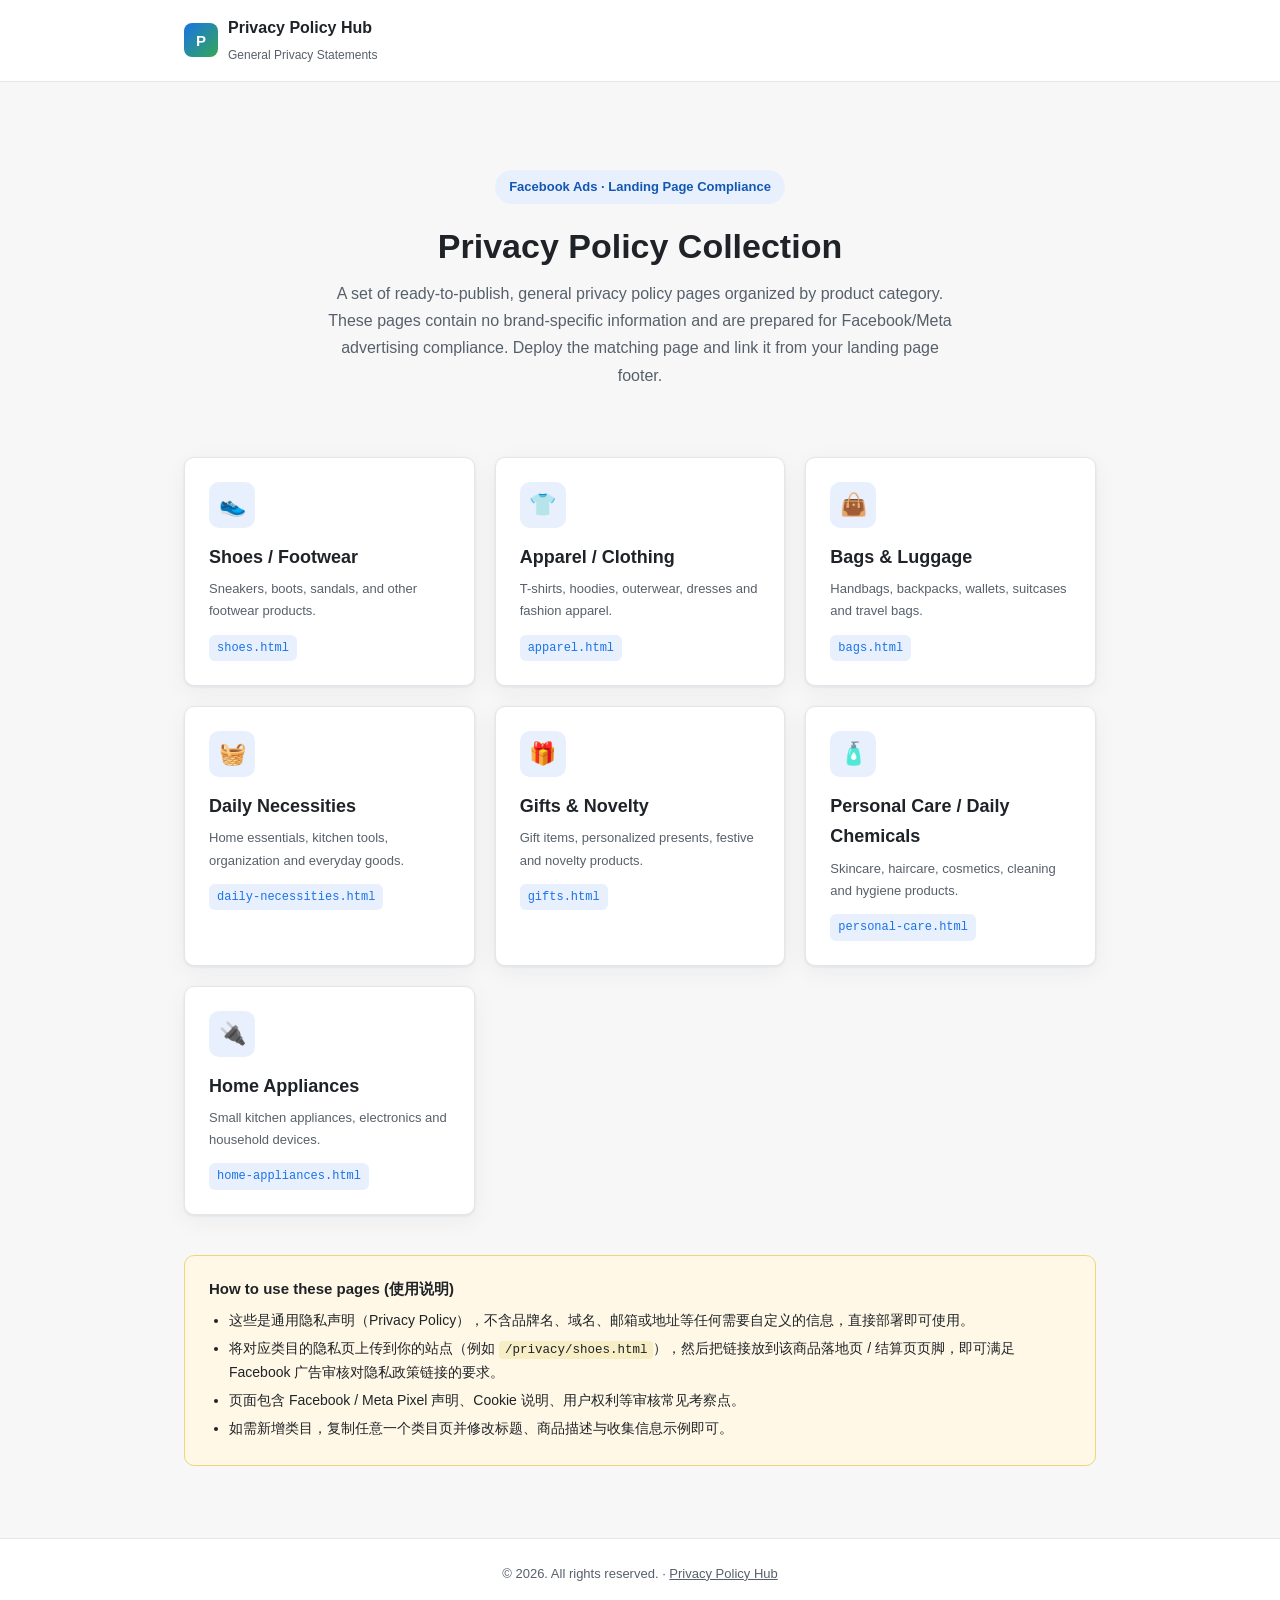
<file: index.html>
<!DOCTYPE html>
<html lang="en">
<head>
  <meta charset="UTF-8">
  <meta name="viewport" content="width=device-width, initial-scale=1.0">
  <meta name="robots" content="noindex">
  <title>Privacy Policy Hub</title>
  <link rel="stylesheet" href="css/style.css">
</head>
<body>
  <header class="site-header">
    <div class="header-inner">
      <a class="brand" href="index.html">
        <span class="brand-logo">P</span>
        <span>
          <span class="brand-name">Privacy Policy Hub</span><br>
          <span class="brand-sub">General Privacy Statements</span>
        </span>
      </a>
    </div>
  </header>

  <main class="container">
    <section class="hero">
      <span class="hero-badge">Facebook Ads · Landing Page Compliance</span>
      <h1>Privacy Policy Collection</h1>
      <p>
        A set of ready-to-publish, general privacy policy pages organized by product category.
        These pages contain no brand-specific information and are prepared for Facebook/Meta
        advertising compliance. Deploy the matching page and link it from your landing page footer.
      </p>
    </section>

    <section class="cat-grid">
      <a class="cat-card" href="shoes.html">
        <div class="cat-icon">👟</div>
        <h2>Shoes / Footwear</h2>
        <p>Sneakers, boots, sandals, and other footwear products.</p>
        <span class="filename">shoes.html</span>
      </a>

      <a class="cat-card" href="apparel.html">
        <div class="cat-icon">👕</div>
        <h2>Apparel / Clothing</h2>
        <p>T-shirts, hoodies, outerwear, dresses and fashion apparel.</p>
        <span class="filename">apparel.html</span>
      </a>

      <a class="cat-card" href="bags.html">
        <div class="cat-icon">👜</div>
        <h2>Bags &amp; Luggage</h2>
        <p>Handbags, backpacks, wallets, suitcases and travel bags.</p>
        <span class="filename">bags.html</span>
      </a>

      <a class="cat-card" href="daily-necessities.html">
        <div class="cat-icon">🧺</div>
        <h2>Daily Necessities</h2>
        <p>Home essentials, kitchen tools, organization and everyday goods.</p>
        <span class="filename">daily-necessities.html</span>
      </a>

      <a class="cat-card" href="gifts.html">
        <div class="cat-icon">🎁</div>
        <h2>Gifts &amp; Novelty</h2>
        <p>Gift items, personalized presents, festive and novelty products.</p>
        <span class="filename">gifts.html</span>
      </a>

      <a class="cat-card" href="personal-care.html">
        <div class="cat-icon">🧴</div>
        <h2>Personal Care / Daily Chemicals</h2>
        <p>Skincare, haircare, cosmetics, cleaning and hygiene products.</p>
        <span class="filename">personal-care.html</span>
      </a>

      <a class="cat-card" href="home-appliances.html">
        <div class="cat-icon">🔌</div>
        <h2>Home Appliances</h2>
        <p>Small kitchen appliances, electronics and household devices.</p>
        <span class="filename">home-appliances.html</span>
      </a>
    </section>

    <section class="usage-note">
      <h3>How to use these pages (使用说明)</h3>
      <ul>
        <li>这些是通用隐私声明（Privacy Policy），不含品牌名、域名、邮箱或地址等任何需要自定义的信息，直接部署即可使用。</li>
        <li>将对应类目的隐私页上传到你的站点（例如 <code>/privacy/shoes.html</code>），然后把链接放到该商品落地页 / 结算页页脚，即可满足 Facebook 广告审核对隐私政策链接的要求。</li>
        <li>页面包含 Facebook / Meta Pixel 声明、Cookie 说明、用户权利等审核常见考察点。</li>
        <li>如需新增类目，复制任意一个类目页并修改标题、商品描述与收集信息示例即可。</li>
      </ul>
    </section>
  </main>

  <footer class="site-footer">
    <p>© 2026. All rights reserved. · <a href="index.html">Privacy Policy Hub</a></p>
  </footer>
</body>
</html>
</file>
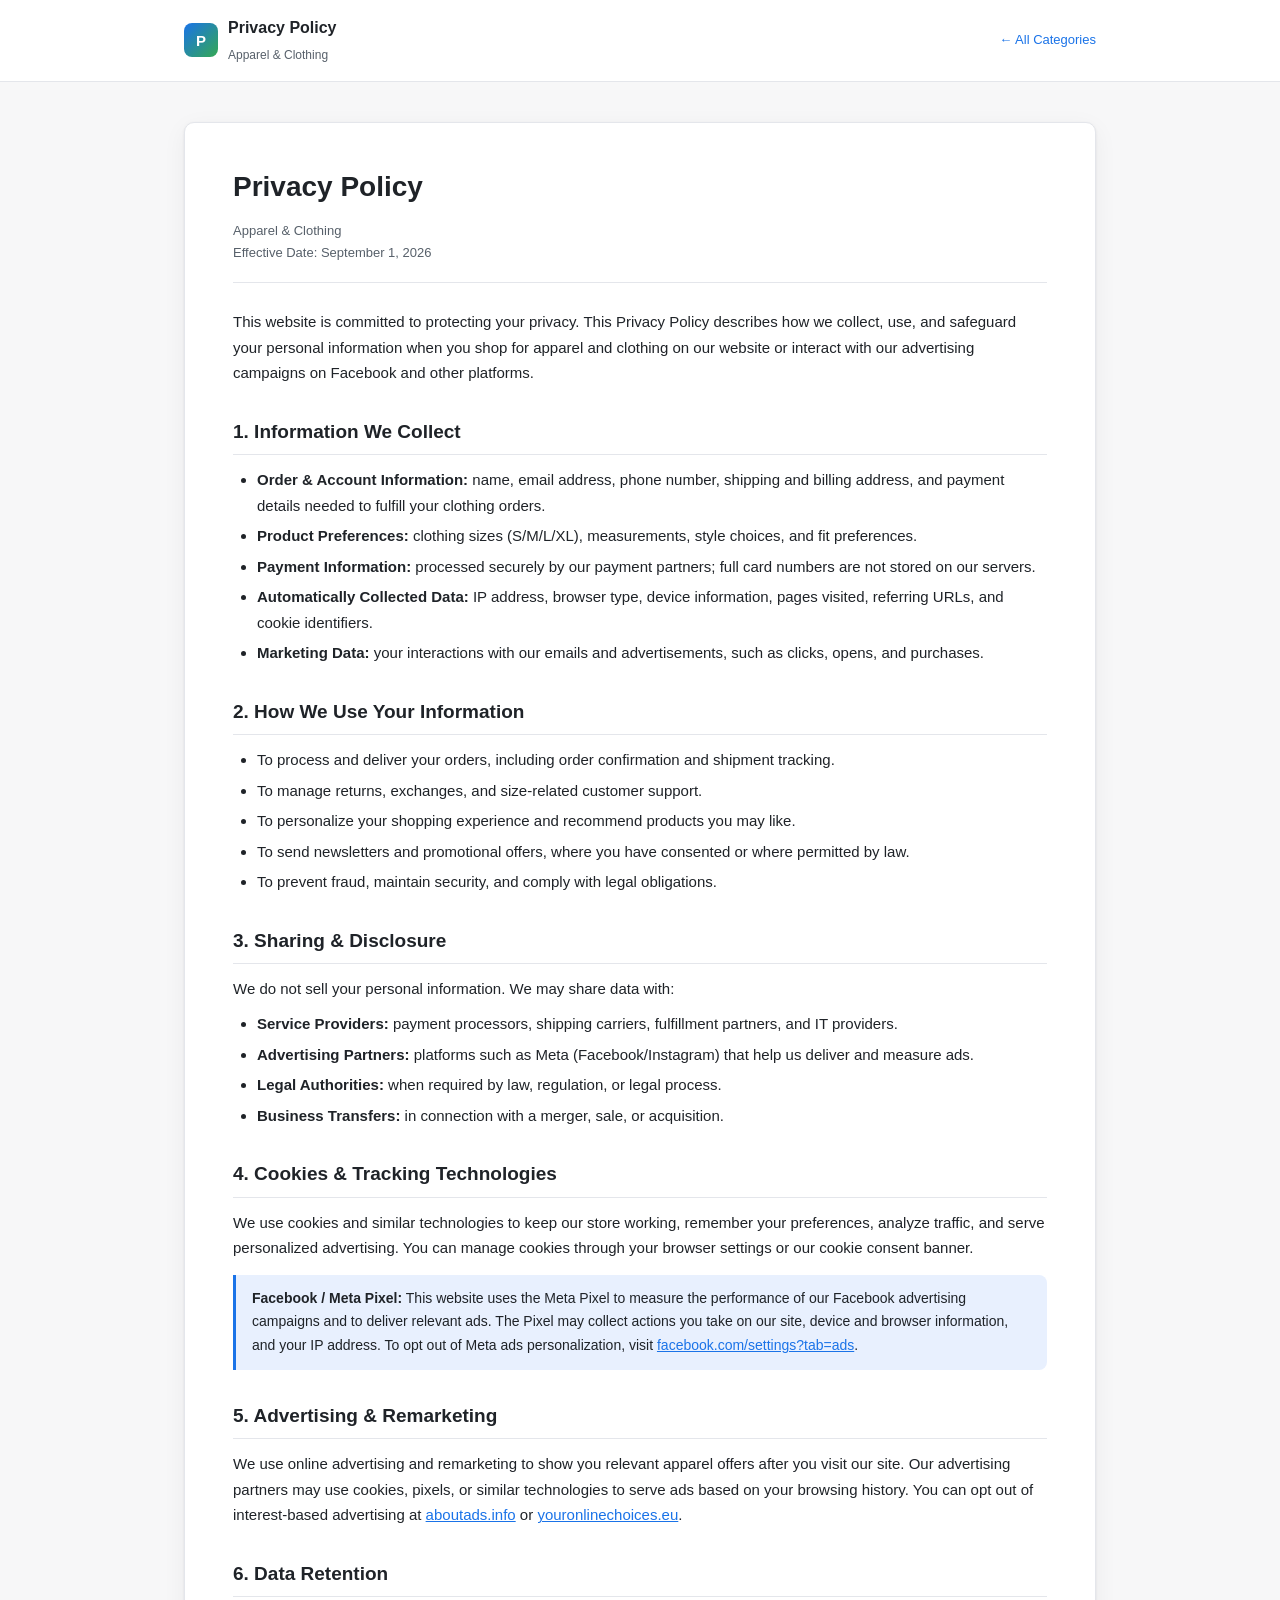
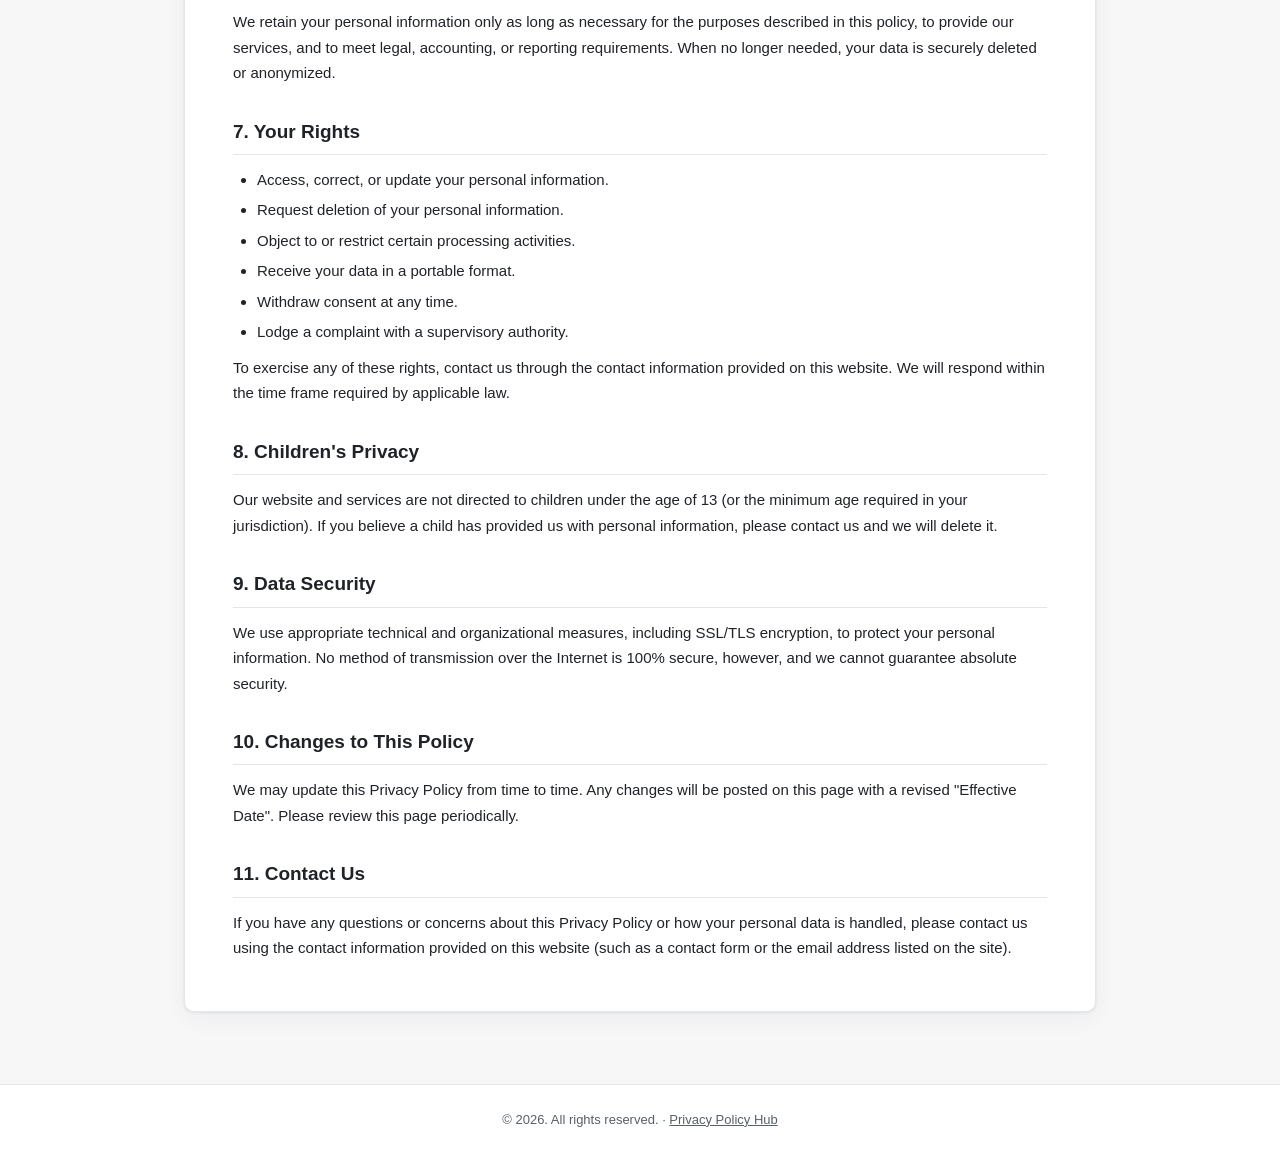
<file: apparel.html>
<!DOCTYPE html>
<html lang="en">
<head>
  <meta charset="UTF-8">
  <meta name="viewport" content="width=device-width, initial-scale=1.0">
  <meta name="robots" content="noindex">
  <title>Privacy Policy - Apparel &amp; Clothing</title>
  <link rel="stylesheet" href="css/style.css">
</head>
<body>
  <header class="site-header">
    <div class="header-inner">
      <a class="brand" href="index.html">
        <span class="brand-logo">P</span>
        <span>
          <span class="brand-name">Privacy Policy</span><br>
          <span class="brand-sub">Apparel &amp; Clothing</span>
        </span>
      </a>
      <a class="back-link" href="index.html">← All Categories</a>
    </div>
  </header>

  <main class="container">
    <article class="privacy-page">
      <h1>Privacy Policy</h1>
      <p class="meta">
        Apparel &amp; Clothing<br>
        Effective Date: September 1, 2026
      </p>

      <p>
        This website is committed to protecting your privacy. This Privacy Policy
        describes how we collect, use, and safeguard your personal information when you shop
        for apparel and clothing on our website or interact with our advertising campaigns
        on Facebook and other platforms.
      </p>

      <h2>1. Information We Collect</h2>
      <ul>
        <li><strong>Order &amp; Account Information:</strong> name, email address, phone number, shipping and billing address, and payment details needed to fulfill your clothing orders.</li>
        <li><strong>Product Preferences:</strong> clothing sizes (S/M/L/XL), measurements, style choices, and fit preferences.</li>
        <li><strong>Payment Information:</strong> processed securely by our payment partners; full card numbers are not stored on our servers.</li>
        <li><strong>Automatically Collected Data:</strong> IP address, browser type, device information, pages visited, referring URLs, and cookie identifiers.</li>
        <li><strong>Marketing Data:</strong> your interactions with our emails and advertisements, such as clicks, opens, and purchases.</li>
      </ul>

      <h2>2. How We Use Your Information</h2>
      <ul>
        <li>To process and deliver your orders, including order confirmation and shipment tracking.</li>
        <li>To manage returns, exchanges, and size-related customer support.</li>
        <li>To personalize your shopping experience and recommend products you may like.</li>
        <li>To send newsletters and promotional offers, where you have consented or where permitted by law.</li>
        <li>To prevent fraud, maintain security, and comply with legal obligations.</li>
      </ul>

      <h2>3. Sharing &amp; Disclosure</h2>
      <p>We do not sell your personal information. We may share data with:</p>
      <ul>
        <li><strong>Service Providers:</strong> payment processors, shipping carriers, fulfillment partners, and IT providers.</li>
        <li><strong>Advertising Partners:</strong> platforms such as Meta (Facebook/Instagram) that help us deliver and measure ads.</li>
        <li><strong>Legal Authorities:</strong> when required by law, regulation, or legal process.</li>
        <li><strong>Business Transfers:</strong> in connection with a merger, sale, or acquisition.</li>
      </ul>

      <h2>4. Cookies &amp; Tracking Technologies</h2>
      <p>
        We use cookies and similar technologies to keep our store working, remember your
        preferences, analyze traffic, and serve personalized advertising. You can manage
        cookies through your browser settings or our cookie consent banner.
      </p>

      <div class="highlight">
        <strong>Facebook / Meta Pixel:</strong> This website uses the Meta Pixel to measure the
        performance of our Facebook advertising campaigns and to deliver relevant ads. The Pixel
        may collect actions you take on our site, device and browser information, and your IP
        address. To opt out of Meta ads personalization, visit
        <a href="https://www.facebook.com/settings?tab=ads" target="_blank" rel="noopener">facebook.com/settings?tab=ads</a>.
      </div>

      <h2>5. Advertising &amp; Remarketing</h2>
      <p>
        We use online advertising and remarketing to show you relevant apparel offers after
        you visit our site. Our advertising partners may use cookies, pixels, or similar
        technologies to serve ads based on your browsing history. You can opt out of
        interest-based advertising at
        <a href="https://www.aboutads.info/choices/" target="_blank" rel="noopener">aboutads.info</a> or
        <a href="https://www.youronlinechoices.eu/" target="_blank" rel="noopener">youronlinechoices.eu</a>.
      </p>

      <h2>6. Data Retention</h2>
      <p>
        We retain your personal information only as long as necessary for the purposes
        described in this policy, to provide our services, and to meet legal, accounting,
        or reporting requirements. When no longer needed, your data is securely deleted
        or anonymized.
      </p>

      <h2>7. Your Rights</h2>
      <ul>
        <li>Access, correct, or update your personal information.</li>
        <li>Request deletion of your personal information.</li>
        <li>Object to or restrict certain processing activities.</li>
        <li>Receive your data in a portable format.</li>
        <li>Withdraw consent at any time.</li>
        <li>Lodge a complaint with a supervisory authority.</li>
      </ul>
      <p>
        To exercise any of these rights, contact us through the contact information provided
        on this website. We will respond within the time frame required by applicable law.
      </p>

      <h2>8. Children's Privacy</h2>
      <p>
        Our website and services are not directed to children under the age of 13 (or the
        minimum age required in your jurisdiction). If you believe a child has provided us
        with personal information, please contact us and we will delete it.
      </p>

      <h2>9. Data Security</h2>
      <p>
        We use appropriate technical and organizational measures, including SSL/TLS encryption,
        to protect your personal information. No method of transmission over the Internet is
        100% secure, however, and we cannot guarantee absolute security.
      </p>

      <h2>10. Changes to This Policy</h2>
      <p>
        We may update this Privacy Policy from time to time. Any changes will be posted on this
        page with a revised "Effective Date". Please review this page periodically.
      </p>

      <h2>11. Contact Us</h2>
      <p>
        If you have any questions or concerns about this Privacy Policy or how your personal
        data is handled, please contact us using the contact information provided on this
        website (such as a contact form or the email address listed on the site).
      </p>
    </article>
  </main>

  <footer class="site-footer">
    <p>© 2026. All rights reserved. · <a href="index.html">Privacy Policy Hub</a></p>
  </footer>
</body>
</html>
</file>
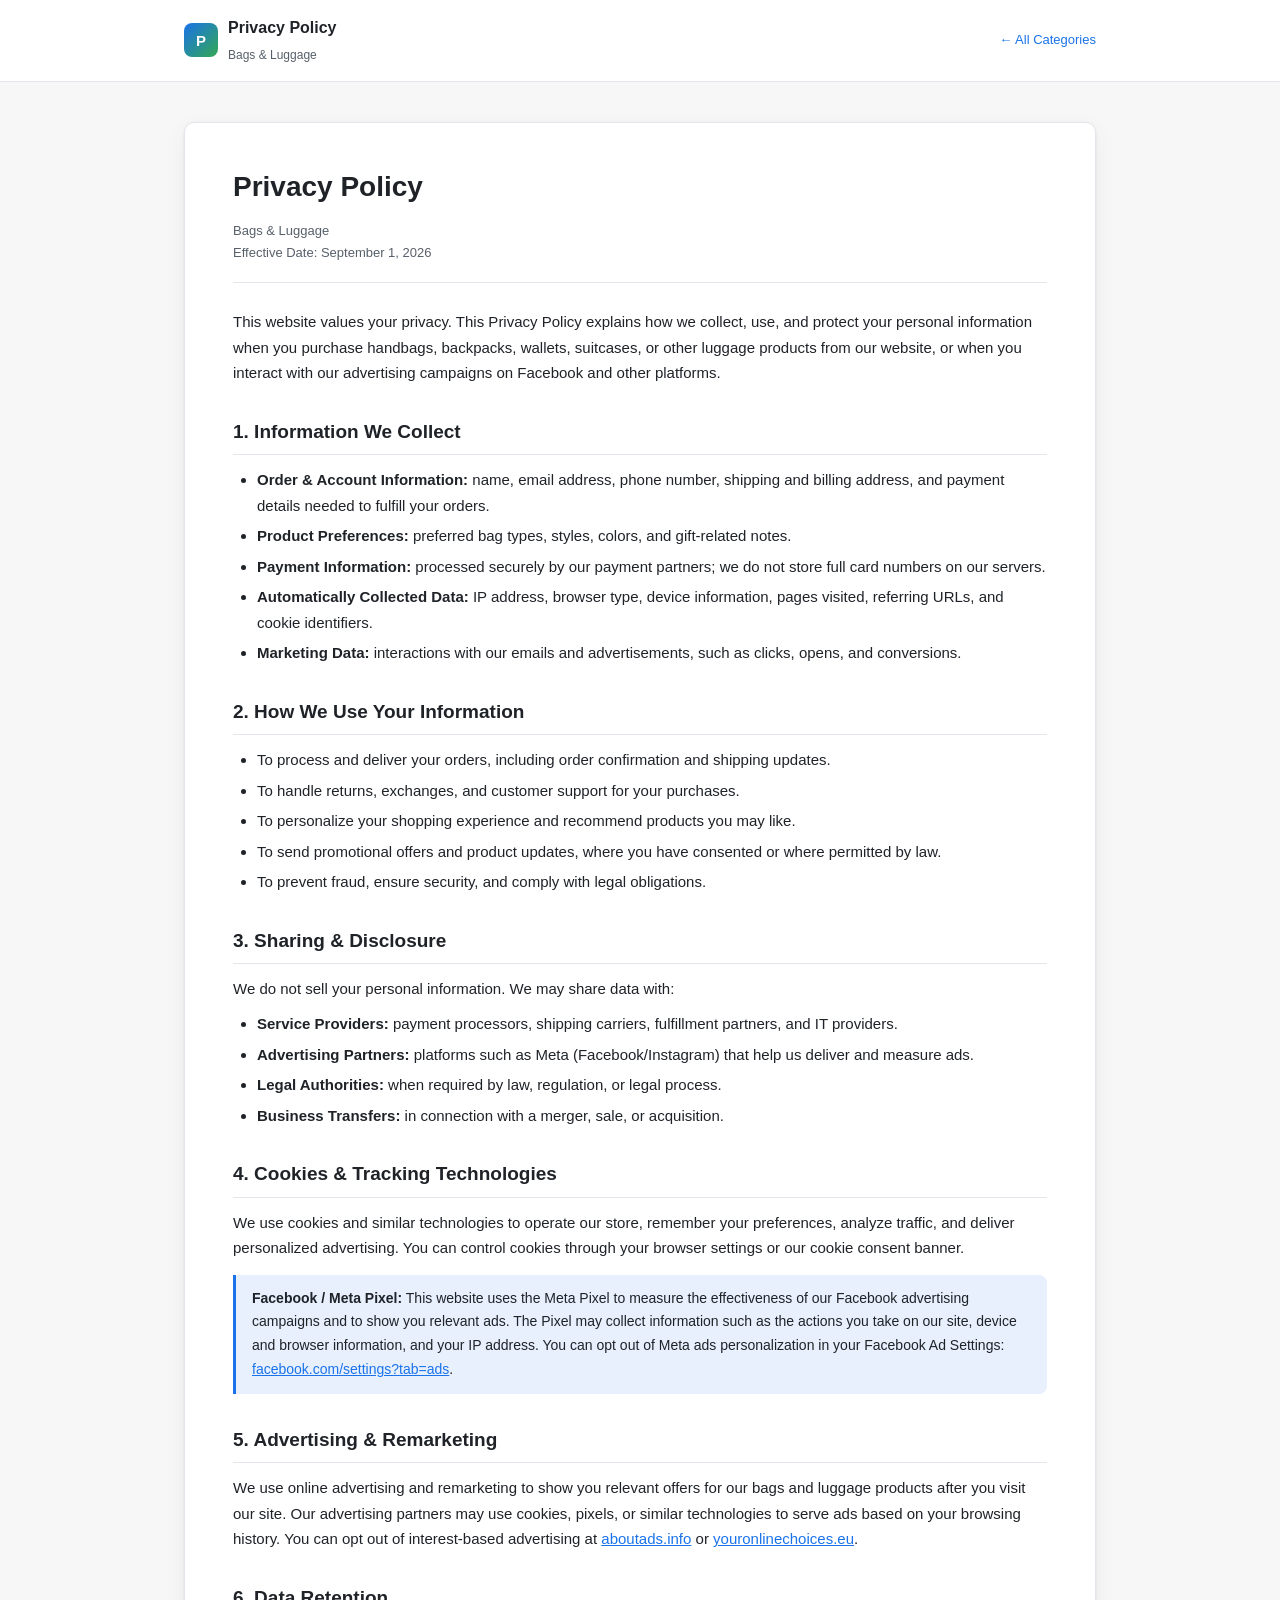
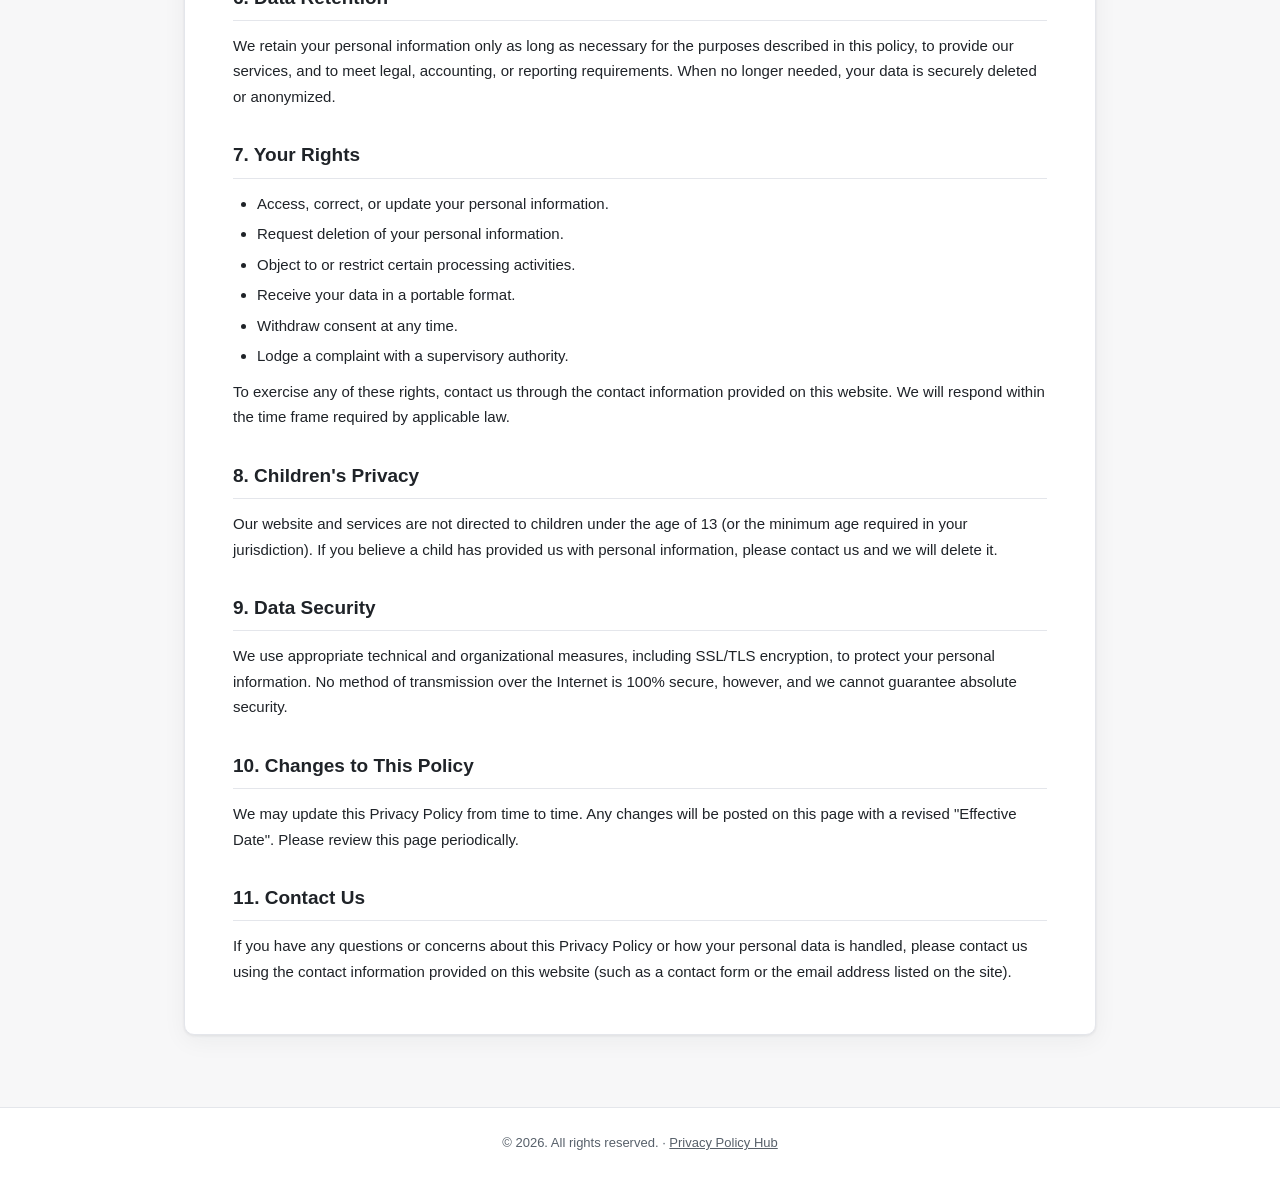
<file: bags.html>
<!DOCTYPE html>
<html lang="en">
<head>
  <meta charset="UTF-8">
  <meta name="viewport" content="width=device-width, initial-scale=1.0">
  <meta name="robots" content="noindex">
  <title>Privacy Policy - Bags &amp; Luggage</title>
  <link rel="stylesheet" href="css/style.css">
</head>
<body>
  <header class="site-header">
    <div class="header-inner">
      <a class="brand" href="index.html">
        <span class="brand-logo">P</span>
        <span>
          <span class="brand-name">Privacy Policy</span><br>
          <span class="brand-sub">Bags &amp; Luggage</span>
        </span>
      </a>
      <a class="back-link" href="index.html">← All Categories</a>
    </div>
  </header>

  <main class="container">
    <article class="privacy-page">
      <h1>Privacy Policy</h1>
      <p class="meta">
        Bags &amp; Luggage<br>
        Effective Date: September 1, 2026
      </p>

      <p>
        This website values your privacy. This Privacy Policy explains how we collect, use,
        and protect your personal information when you purchase handbags, backpacks,
        wallets, suitcases, or other luggage products from our website, or when you
        interact with our advertising campaigns on Facebook and other platforms.
      </p>

      <h2>1. Information We Collect</h2>
      <ul>
        <li><strong>Order &amp; Account Information:</strong> name, email address, phone number, shipping and billing address, and payment details needed to fulfill your orders.</li>
        <li><strong>Product Preferences:</strong> preferred bag types, styles, colors, and gift-related notes.</li>
        <li><strong>Payment Information:</strong> processed securely by our payment partners; we do not store full card numbers on our servers.</li>
        <li><strong>Automatically Collected Data:</strong> IP address, browser type, device information, pages visited, referring URLs, and cookie identifiers.</li>
        <li><strong>Marketing Data:</strong> interactions with our emails and advertisements, such as clicks, opens, and conversions.</li>
      </ul>

      <h2>2. How We Use Your Information</h2>
      <ul>
        <li>To process and deliver your orders, including order confirmation and shipping updates.</li>
        <li>To handle returns, exchanges, and customer support for your purchases.</li>
        <li>To personalize your shopping experience and recommend products you may like.</li>
        <li>To send promotional offers and product updates, where you have consented or where permitted by law.</li>
        <li>To prevent fraud, ensure security, and comply with legal obligations.</li>
      </ul>

      <h2>3. Sharing &amp; Disclosure</h2>
      <p>We do not sell your personal information. We may share data with:</p>
      <ul>
        <li><strong>Service Providers:</strong> payment processors, shipping carriers, fulfillment partners, and IT providers.</li>
        <li><strong>Advertising Partners:</strong> platforms such as Meta (Facebook/Instagram) that help us deliver and measure ads.</li>
        <li><strong>Legal Authorities:</strong> when required by law, regulation, or legal process.</li>
        <li><strong>Business Transfers:</strong> in connection with a merger, sale, or acquisition.</li>
      </ul>

      <h2>4. Cookies &amp; Tracking Technologies</h2>
      <p>
        We use cookies and similar technologies to operate our store, remember your
        preferences, analyze traffic, and deliver personalized advertising. You can control
        cookies through your browser settings or our cookie consent banner.
      </p>

      <div class="highlight">
        <strong>Facebook / Meta Pixel:</strong> This website uses the Meta Pixel to measure the
        effectiveness of our Facebook advertising campaigns and to show you relevant ads. The
        Pixel may collect information such as the actions you take on our site, device and
        browser information, and your IP address. You can opt out of Meta ads personalization in
        your Facebook Ad Settings: <a href="https://www.facebook.com/settings?tab=ads" target="_blank" rel="noopener">facebook.com/settings?tab=ads</a>.
      </div>

      <h2>5. Advertising &amp; Remarketing</h2>
      <p>
        We use online advertising and remarketing to show you relevant offers for our bags
        and luggage products after you visit our site. Our advertising partners may use
        cookies, pixels, or similar technologies to serve ads based on your browsing history.
        You can opt out of interest-based advertising at
        <a href="https://www.aboutads.info/choices/" target="_blank" rel="noopener">aboutads.info</a> or
        <a href="https://www.youronlinechoices.eu/" target="_blank" rel="noopener">youronlinechoices.eu</a>.
      </p>

      <h2>6. Data Retention</h2>
      <p>
        We retain your personal information only as long as necessary for the purposes
        described in this policy, to provide our services, and to meet legal, accounting,
        or reporting requirements. When no longer needed, your data is securely deleted
        or anonymized.
      </p>

      <h2>7. Your Rights</h2>
      <ul>
        <li>Access, correct, or update your personal information.</li>
        <li>Request deletion of your personal information.</li>
        <li>Object to or restrict certain processing activities.</li>
        <li>Receive your data in a portable format.</li>
        <li>Withdraw consent at any time.</li>
        <li>Lodge a complaint with a supervisory authority.</li>
      </ul>
      <p>
        To exercise any of these rights, contact us through the contact information provided
        on this website. We will respond within the time frame required by applicable law.
      </p>

      <h2>8. Children's Privacy</h2>
      <p>
        Our website and services are not directed to children under the age of 13 (or the
        minimum age required in your jurisdiction). If you believe a child has provided us
        with personal information, please contact us and we will delete it.
      </p>

      <h2>9. Data Security</h2>
      <p>
        We use appropriate technical and organizational measures, including SSL/TLS encryption,
        to protect your personal information. No method of transmission over the Internet is
        100% secure, however, and we cannot guarantee absolute security.
      </p>

      <h2>10. Changes to This Policy</h2>
      <p>
        We may update this Privacy Policy from time to time. Any changes will be posted on this
        page with a revised "Effective Date". Please review this page periodically.
      </p>

      <h2>11. Contact Us</h2>
      <p>
        If you have any questions or concerns about this Privacy Policy or how your personal
        data is handled, please contact us using the contact information provided on this
        website (such as a contact form or the email address listed on the site).
      </p>
    </article>
  </main>

  <footer class="site-footer">
    <p>© 2026. All rights reserved. · <a href="index.html">Privacy Policy Hub</a></p>
  </footer>
</body>
</html>
</file>
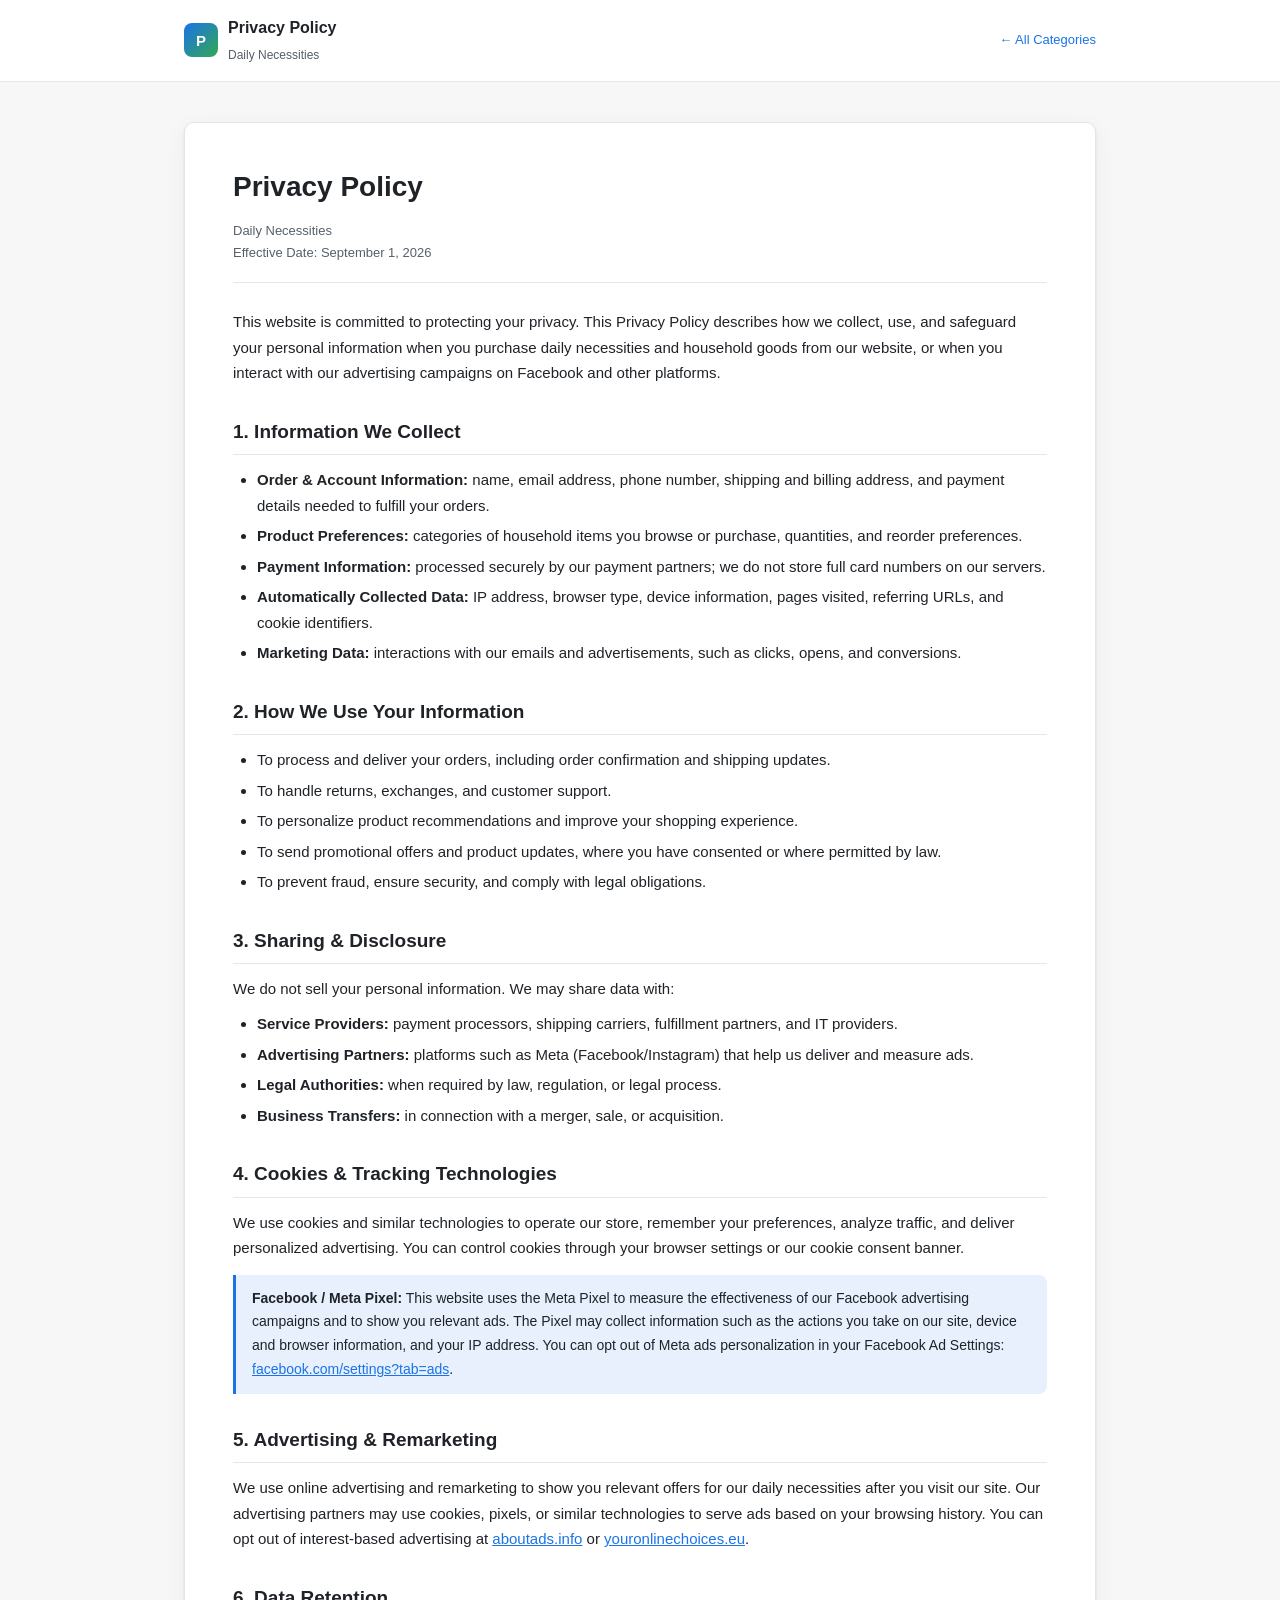
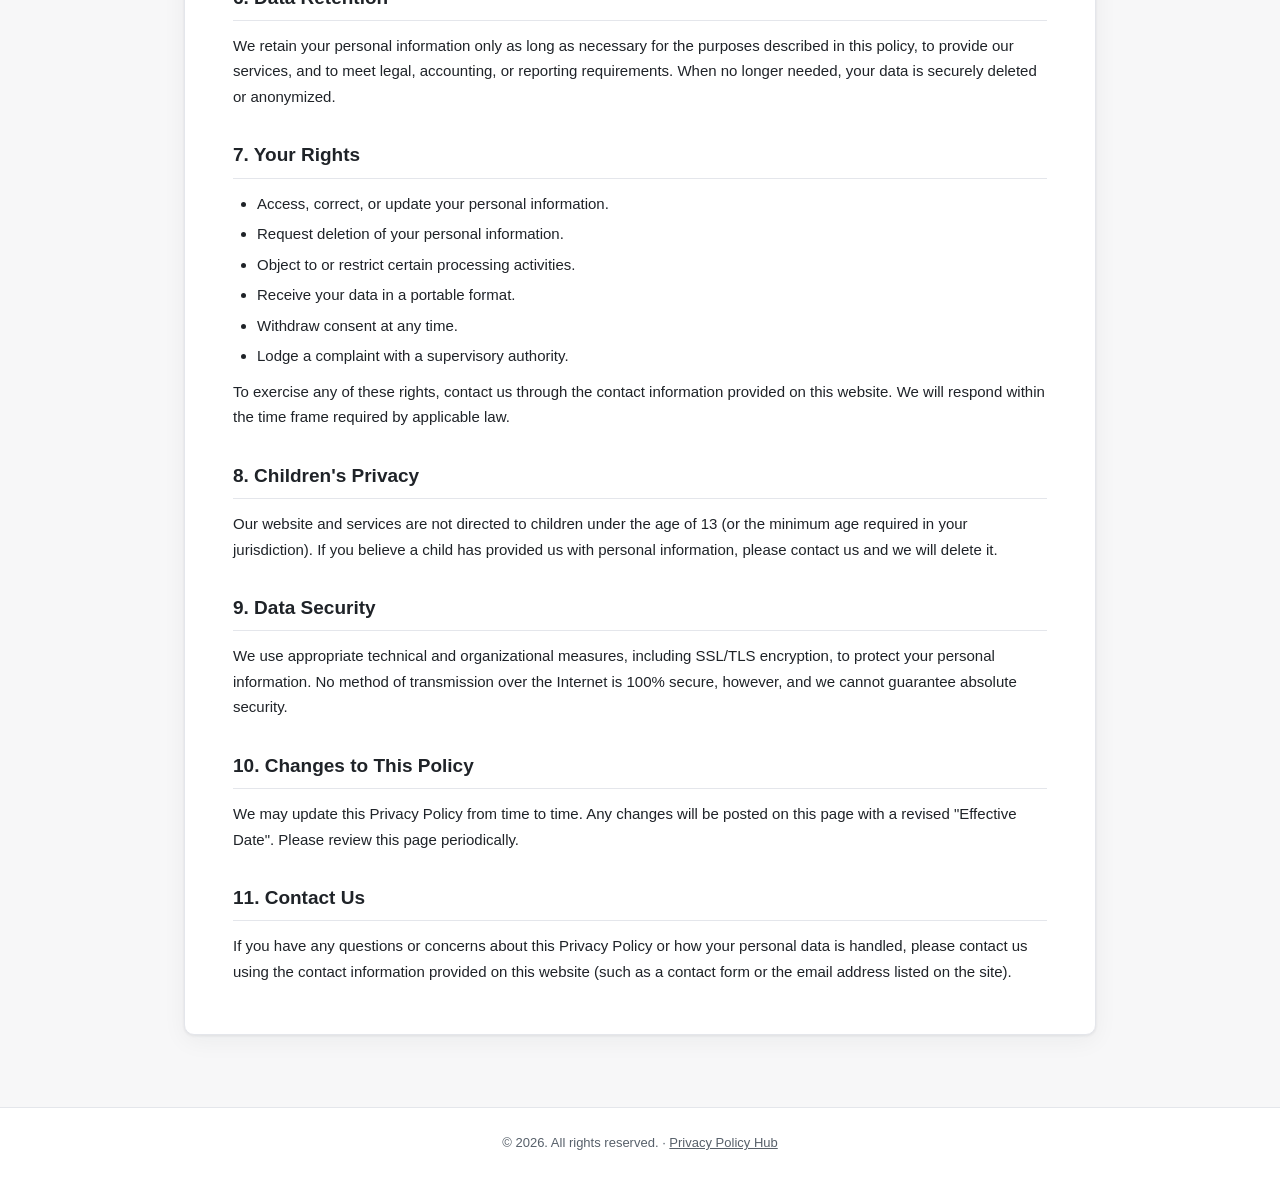
<file: daily-necessities.html>
<!DOCTYPE html>
<html lang="en">
<head>
  <meta charset="UTF-8">
  <meta name="viewport" content="width=device-width, initial-scale=1.0">
  <meta name="robots" content="noindex">
  <title>Privacy Policy - Daily Necessities</title>
  <link rel="stylesheet" href="css/style.css">
</head>
<body>
  <header class="site-header">
    <div class="header-inner">
      <a class="brand" href="index.html">
        <span class="brand-logo">P</span>
        <span>
          <span class="brand-name">Privacy Policy</span><br>
          <span class="brand-sub">Daily Necessities</span>
        </span>
      </a>
      <a class="back-link" href="index.html">← All Categories</a>
    </div>
  </header>

  <main class="container">
    <article class="privacy-page">
      <h1>Privacy Policy</h1>
      <p class="meta">
        Daily Necessities<br>
        Effective Date: September 1, 2026
      </p>

      <p>
        This website is committed to protecting your privacy. This Privacy Policy describes how
        we collect, use, and safeguard your personal information when you purchase daily
        necessities and household goods from our website, or when you interact with our
        advertising campaigns on Facebook and other platforms.
      </p>

      <h2>1. Information We Collect</h2>
      <ul>
        <li><strong>Order &amp; Account Information:</strong> name, email address, phone number, shipping and billing address, and payment details needed to fulfill your orders.</li>
        <li><strong>Product Preferences:</strong> categories of household items you browse or purchase, quantities, and reorder preferences.</li>
        <li><strong>Payment Information:</strong> processed securely by our payment partners; we do not store full card numbers on our servers.</li>
        <li><strong>Automatically Collected Data:</strong> IP address, browser type, device information, pages visited, referring URLs, and cookie identifiers.</li>
        <li><strong>Marketing Data:</strong> interactions with our emails and advertisements, such as clicks, opens, and conversions.</li>
      </ul>

      <h2>2. How We Use Your Information</h2>
      <ul>
        <li>To process and deliver your orders, including order confirmation and shipping updates.</li>
        <li>To handle returns, exchanges, and customer support.</li>
        <li>To personalize product recommendations and improve your shopping experience.</li>
        <li>To send promotional offers and product updates, where you have consented or where permitted by law.</li>
        <li>To prevent fraud, ensure security, and comply with legal obligations.</li>
      </ul>

      <h2>3. Sharing &amp; Disclosure</h2>
      <p>We do not sell your personal information. We may share data with:</p>
      <ul>
        <li><strong>Service Providers:</strong> payment processors, shipping carriers, fulfillment partners, and IT providers.</li>
        <li><strong>Advertising Partners:</strong> platforms such as Meta (Facebook/Instagram) that help us deliver and measure ads.</li>
        <li><strong>Legal Authorities:</strong> when required by law, regulation, or legal process.</li>
        <li><strong>Business Transfers:</strong> in connection with a merger, sale, or acquisition.</li>
      </ul>

      <h2>4. Cookies &amp; Tracking Technologies</h2>
      <p>
        We use cookies and similar technologies to operate our store, remember your
        preferences, analyze traffic, and deliver personalized advertising. You can control
        cookies through your browser settings or our cookie consent banner.
      </p>

      <div class="highlight">
        <strong>Facebook / Meta Pixel:</strong> This website uses the Meta Pixel to measure the
        effectiveness of our Facebook advertising campaigns and to show you relevant ads. The
        Pixel may collect information such as the actions you take on our site, device and
        browser information, and your IP address. You can opt out of Meta ads personalization in
        your Facebook Ad Settings: <a href="https://www.facebook.com/settings?tab=ads" target="_blank" rel="noopener">facebook.com/settings?tab=ads</a>.
      </div>

      <h2>5. Advertising &amp; Remarketing</h2>
      <p>
        We use online advertising and remarketing to show you relevant offers for our daily
        necessities after you visit our site. Our advertising partners may use cookies,
        pixels, or similar technologies to serve ads based on your browsing history. You can
        opt out of interest-based advertising at
        <a href="https://www.aboutads.info/choices/" target="_blank" rel="noopener">aboutads.info</a> or
        <a href="https://www.youronlinechoices.eu/" target="_blank" rel="noopener">youronlinechoices.eu</a>.
      </p>

      <h2>6. Data Retention</h2>
      <p>
        We retain your personal information only as long as necessary for the purposes
        described in this policy, to provide our services, and to meet legal, accounting,
        or reporting requirements. When no longer needed, your data is securely deleted
        or anonymized.
      </p>

      <h2>7. Your Rights</h2>
      <ul>
        <li>Access, correct, or update your personal information.</li>
        <li>Request deletion of your personal information.</li>
        <li>Object to or restrict certain processing activities.</li>
        <li>Receive your data in a portable format.</li>
        <li>Withdraw consent at any time.</li>
        <li>Lodge a complaint with a supervisory authority.</li>
      </ul>
      <p>
        To exercise any of these rights, contact us through the contact information provided
        on this website. We will respond within the time frame required by applicable law.
      </p>

      <h2>8. Children's Privacy</h2>
      <p>
        Our website and services are not directed to children under the age of 13 (or the
        minimum age required in your jurisdiction). If you believe a child has provided us
        with personal information, please contact us and we will delete it.
      </p>

      <h2>9. Data Security</h2>
      <p>
        We use appropriate technical and organizational measures, including SSL/TLS encryption,
        to protect your personal information. No method of transmission over the Internet is
        100% secure, however, and we cannot guarantee absolute security.
      </p>

      <h2>10. Changes to This Policy</h2>
      <p>
        We may update this Privacy Policy from time to time. Any changes will be posted on this
        page with a revised "Effective Date". Please review this page periodically.
      </p>

      <h2>11. Contact Us</h2>
      <p>
        If you have any questions or concerns about this Privacy Policy or how your personal
        data is handled, please contact us using the contact information provided on this
        website (such as a contact form or the email address listed on the site).
      </p>
    </article>
  </main>

  <footer class="site-footer">
    <p>© 2026. All rights reserved. · <a href="index.html">Privacy Policy Hub</a></p>
  </footer>
</body>
</html>
</file>
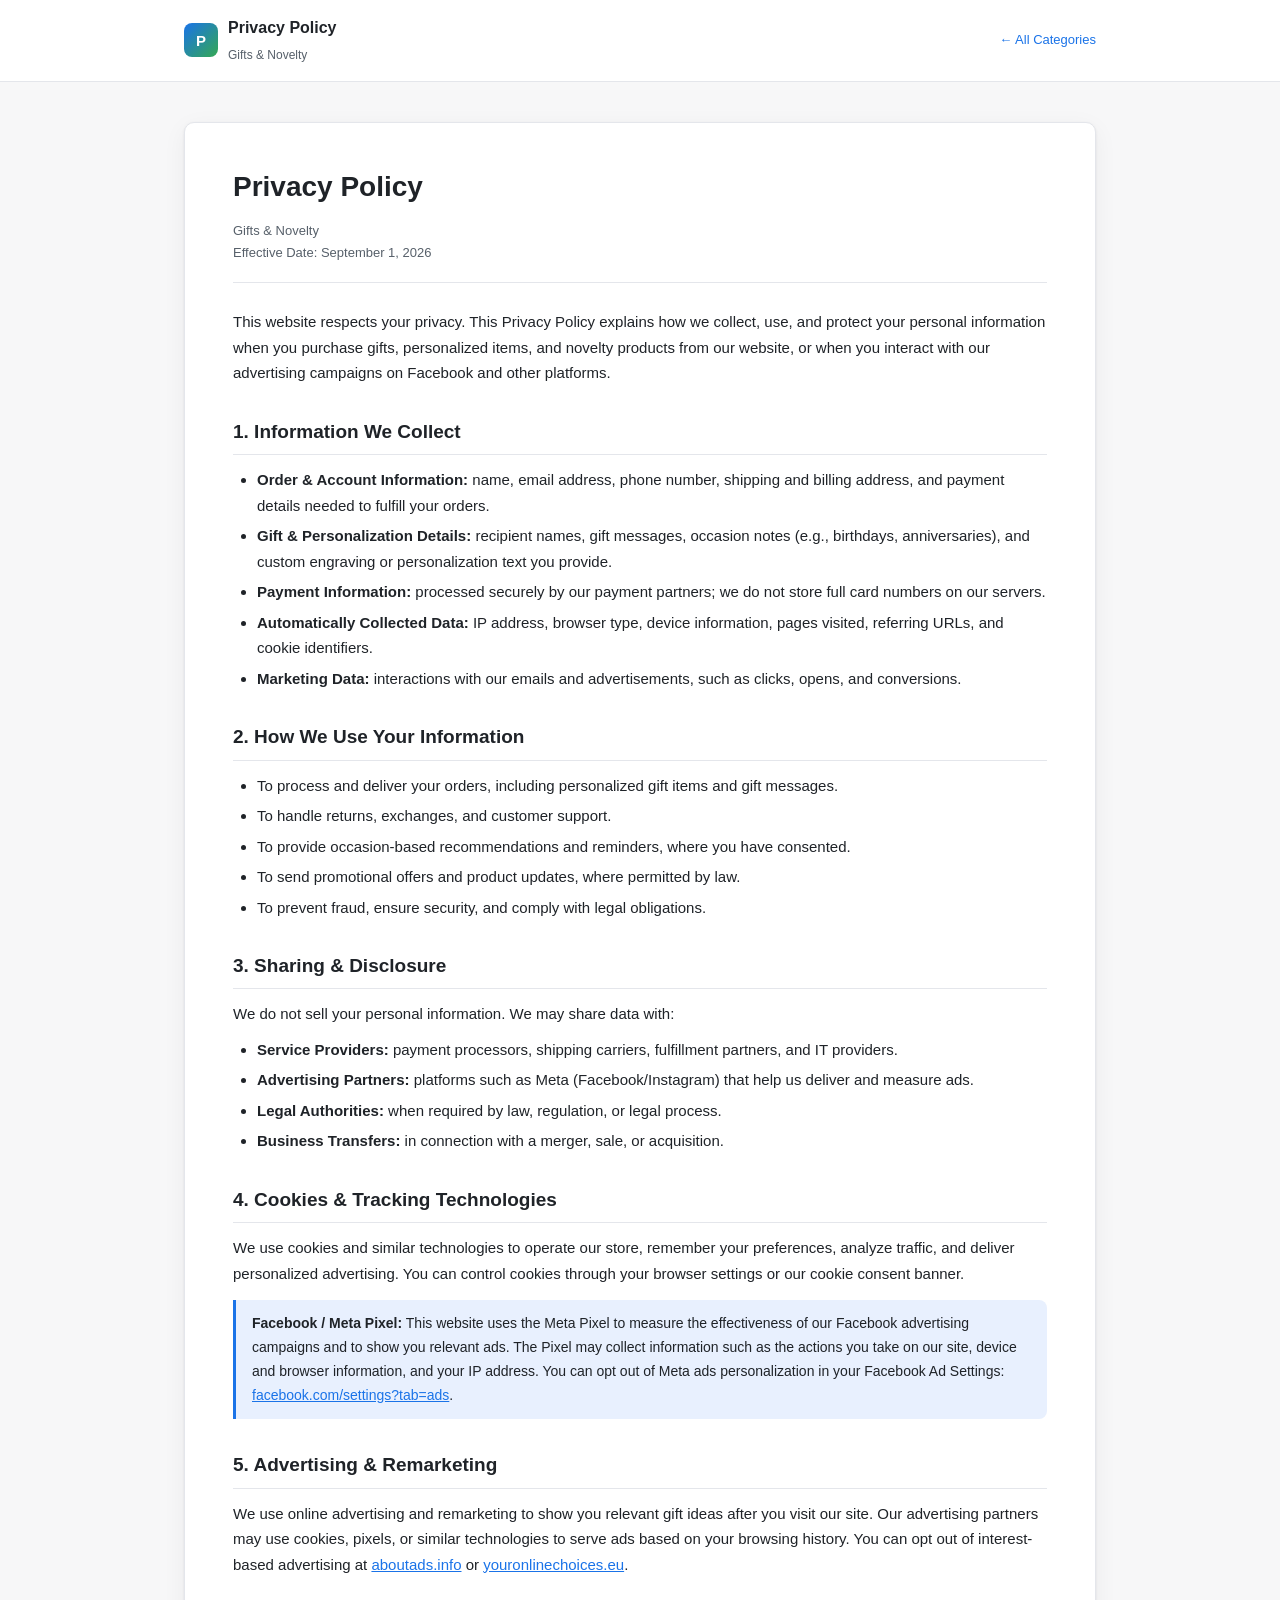
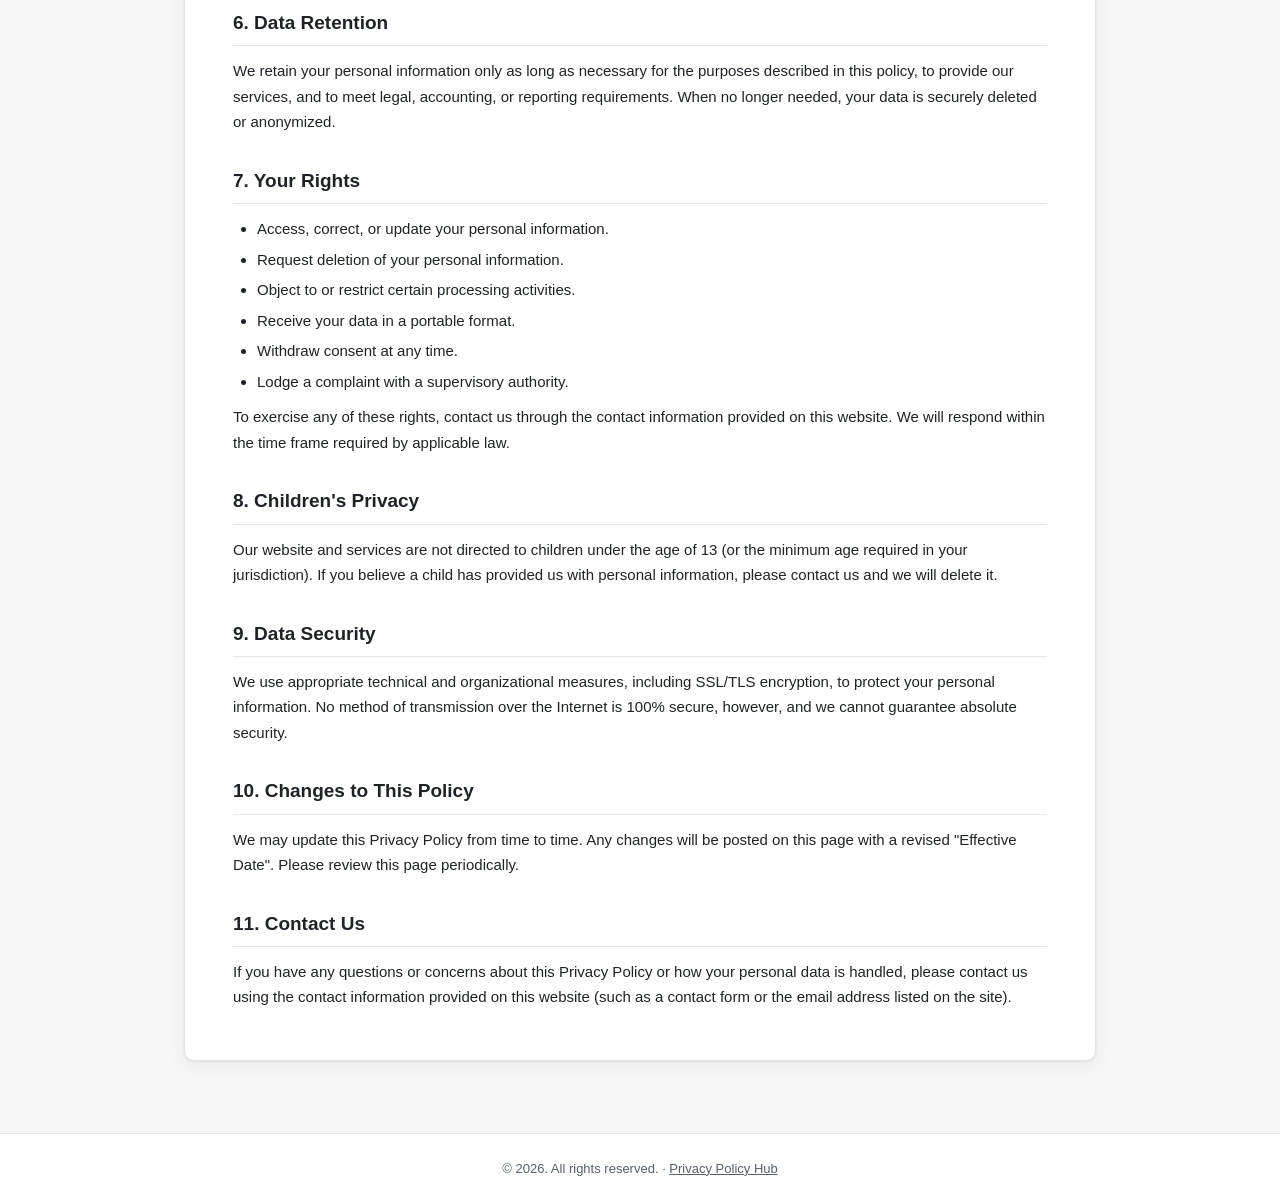
<file: gifts.html>
<!DOCTYPE html>
<html lang="en">
<head>
  <meta charset="UTF-8">
  <meta name="viewport" content="width=device-width, initial-scale=1.0">
  <meta name="robots" content="noindex">
  <title>Privacy Policy - Gifts &amp; Novelty</title>
  <link rel="stylesheet" href="css/style.css">
</head>
<body>
  <header class="site-header">
    <div class="header-inner">
      <a class="brand" href="index.html">
        <span class="brand-logo">P</span>
        <span>
          <span class="brand-name">Privacy Policy</span><br>
          <span class="brand-sub">Gifts &amp; Novelty</span>
        </span>
      </a>
      <a class="back-link" href="index.html">← All Categories</a>
    </div>
  </header>

  <main class="container">
    <article class="privacy-page">
      <h1>Privacy Policy</h1>
      <p class="meta">
        Gifts &amp; Novelty<br>
        Effective Date: September 1, 2026
      </p>

      <p>
        This website respects your privacy. This Privacy Policy explains how we collect, use,
        and protect your personal information when you purchase gifts, personalized items,
        and novelty products from our website, or when you interact with our advertising
        campaigns on Facebook and other platforms.
      </p>

      <h2>1. Information We Collect</h2>
      <ul>
        <li><strong>Order &amp; Account Information:</strong> name, email address, phone number, shipping and billing address, and payment details needed to fulfill your orders.</li>
        <li><strong>Gift &amp; Personalization Details:</strong> recipient names, gift messages, occasion notes (e.g., birthdays, anniversaries), and custom engraving or personalization text you provide.</li>
        <li><strong>Payment Information:</strong> processed securely by our payment partners; we do not store full card numbers on our servers.</li>
        <li><strong>Automatically Collected Data:</strong> IP address, browser type, device information, pages visited, referring URLs, and cookie identifiers.</li>
        <li><strong>Marketing Data:</strong> interactions with our emails and advertisements, such as clicks, opens, and conversions.</li>
      </ul>

      <h2>2. How We Use Your Information</h2>
      <ul>
        <li>To process and deliver your orders, including personalized gift items and gift messages.</li>
        <li>To handle returns, exchanges, and customer support.</li>
        <li>To provide occasion-based recommendations and reminders, where you have consented.</li>
        <li>To send promotional offers and product updates, where permitted by law.</li>
        <li>To prevent fraud, ensure security, and comply with legal obligations.</li>
      </ul>

      <h2>3. Sharing &amp; Disclosure</h2>
      <p>We do not sell your personal information. We may share data with:</p>
      <ul>
        <li><strong>Service Providers:</strong> payment processors, shipping carriers, fulfillment partners, and IT providers.</li>
        <li><strong>Advertising Partners:</strong> platforms such as Meta (Facebook/Instagram) that help us deliver and measure ads.</li>
        <li><strong>Legal Authorities:</strong> when required by law, regulation, or legal process.</li>
        <li><strong>Business Transfers:</strong> in connection with a merger, sale, or acquisition.</li>
      </ul>

      <h2>4. Cookies &amp; Tracking Technologies</h2>
      <p>
        We use cookies and similar technologies to operate our store, remember your
        preferences, analyze traffic, and deliver personalized advertising. You can control
        cookies through your browser settings or our cookie consent banner.
      </p>

      <div class="highlight">
        <strong>Facebook / Meta Pixel:</strong> This website uses the Meta Pixel to measure the
        effectiveness of our Facebook advertising campaigns and to show you relevant ads. The
        Pixel may collect information such as the actions you take on our site, device and
        browser information, and your IP address. You can opt out of Meta ads personalization in
        your Facebook Ad Settings: <a href="https://www.facebook.com/settings?tab=ads" target="_blank" rel="noopener">facebook.com/settings?tab=ads</a>.
      </div>

      <h2>5. Advertising &amp; Remarketing</h2>
      <p>
        We use online advertising and remarketing to show you relevant gift ideas after you
        visit our site. Our advertising partners may use cookies, pixels, or similar
        technologies to serve ads based on your browsing history. You can opt out of
        interest-based advertising at
        <a href="https://www.aboutads.info/choices/" target="_blank" rel="noopener">aboutads.info</a> or
        <a href="https://www.youronlinechoices.eu/" target="_blank" rel="noopener">youronlinechoices.eu</a>.
      </p>

      <h2>6. Data Retention</h2>
      <p>
        We retain your personal information only as long as necessary for the purposes
        described in this policy, to provide our services, and to meet legal, accounting,
        or reporting requirements. When no longer needed, your data is securely deleted
        or anonymized.
      </p>

      <h2>7. Your Rights</h2>
      <ul>
        <li>Access, correct, or update your personal information.</li>
        <li>Request deletion of your personal information.</li>
        <li>Object to or restrict certain processing activities.</li>
        <li>Receive your data in a portable format.</li>
        <li>Withdraw consent at any time.</li>
        <li>Lodge a complaint with a supervisory authority.</li>
      </ul>
      <p>
        To exercise any of these rights, contact us through the contact information provided
        on this website. We will respond within the time frame required by applicable law.
      </p>

      <h2>8. Children's Privacy</h2>
      <p>
        Our website and services are not directed to children under the age of 13 (or the
        minimum age required in your jurisdiction). If you believe a child has provided us
        with personal information, please contact us and we will delete it.
      </p>

      <h2>9. Data Security</h2>
      <p>
        We use appropriate technical and organizational measures, including SSL/TLS encryption,
        to protect your personal information. No method of transmission over the Internet is
        100% secure, however, and we cannot guarantee absolute security.
      </p>

      <h2>10. Changes to This Policy</h2>
      <p>
        We may update this Privacy Policy from time to time. Any changes will be posted on this
        page with a revised "Effective Date". Please review this page periodically.
      </p>

      <h2>11. Contact Us</h2>
      <p>
        If you have any questions or concerns about this Privacy Policy or how your personal
        data is handled, please contact us using the contact information provided on this
        website (such as a contact form or the email address listed on the site).
      </p>
    </article>
  </main>

  <footer class="site-footer">
    <p>© 2026. All rights reserved. · <a href="index.html">Privacy Policy Hub</a></p>
  </footer>
</body>
</html>
</file>
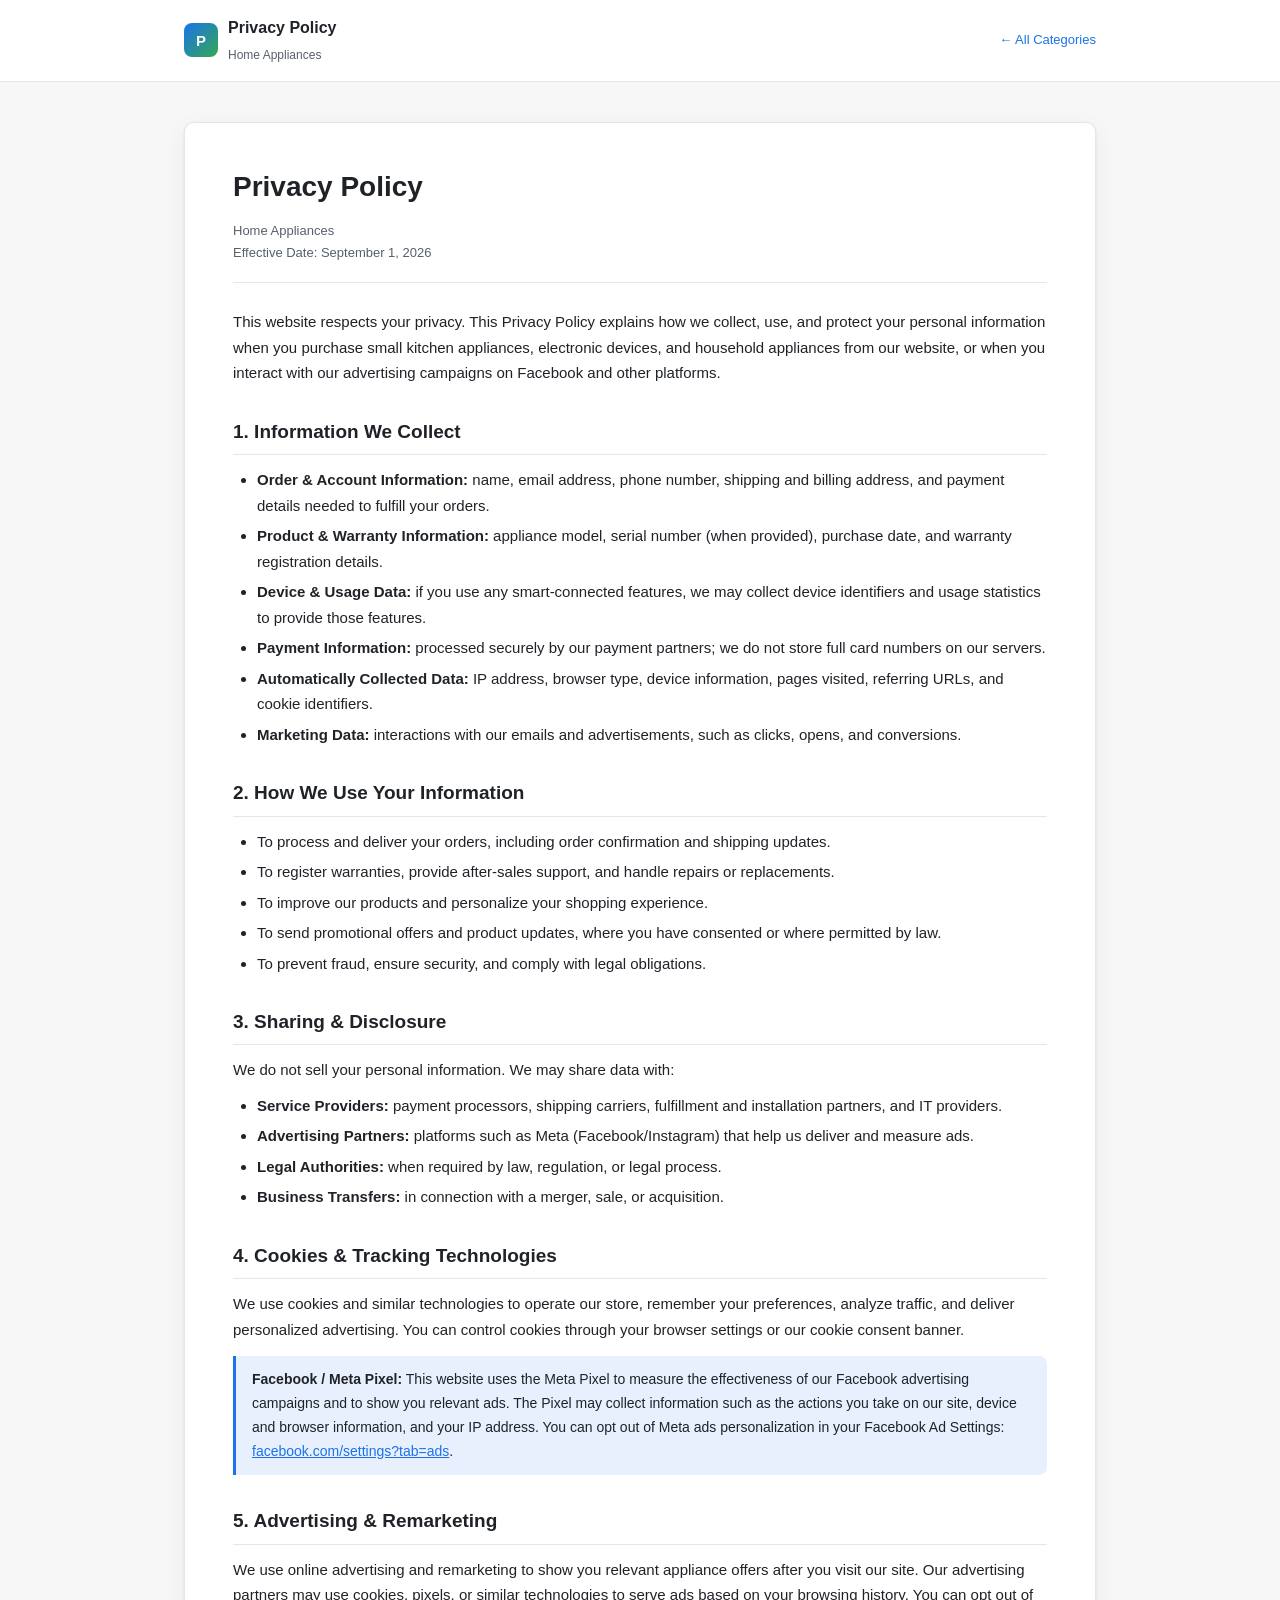
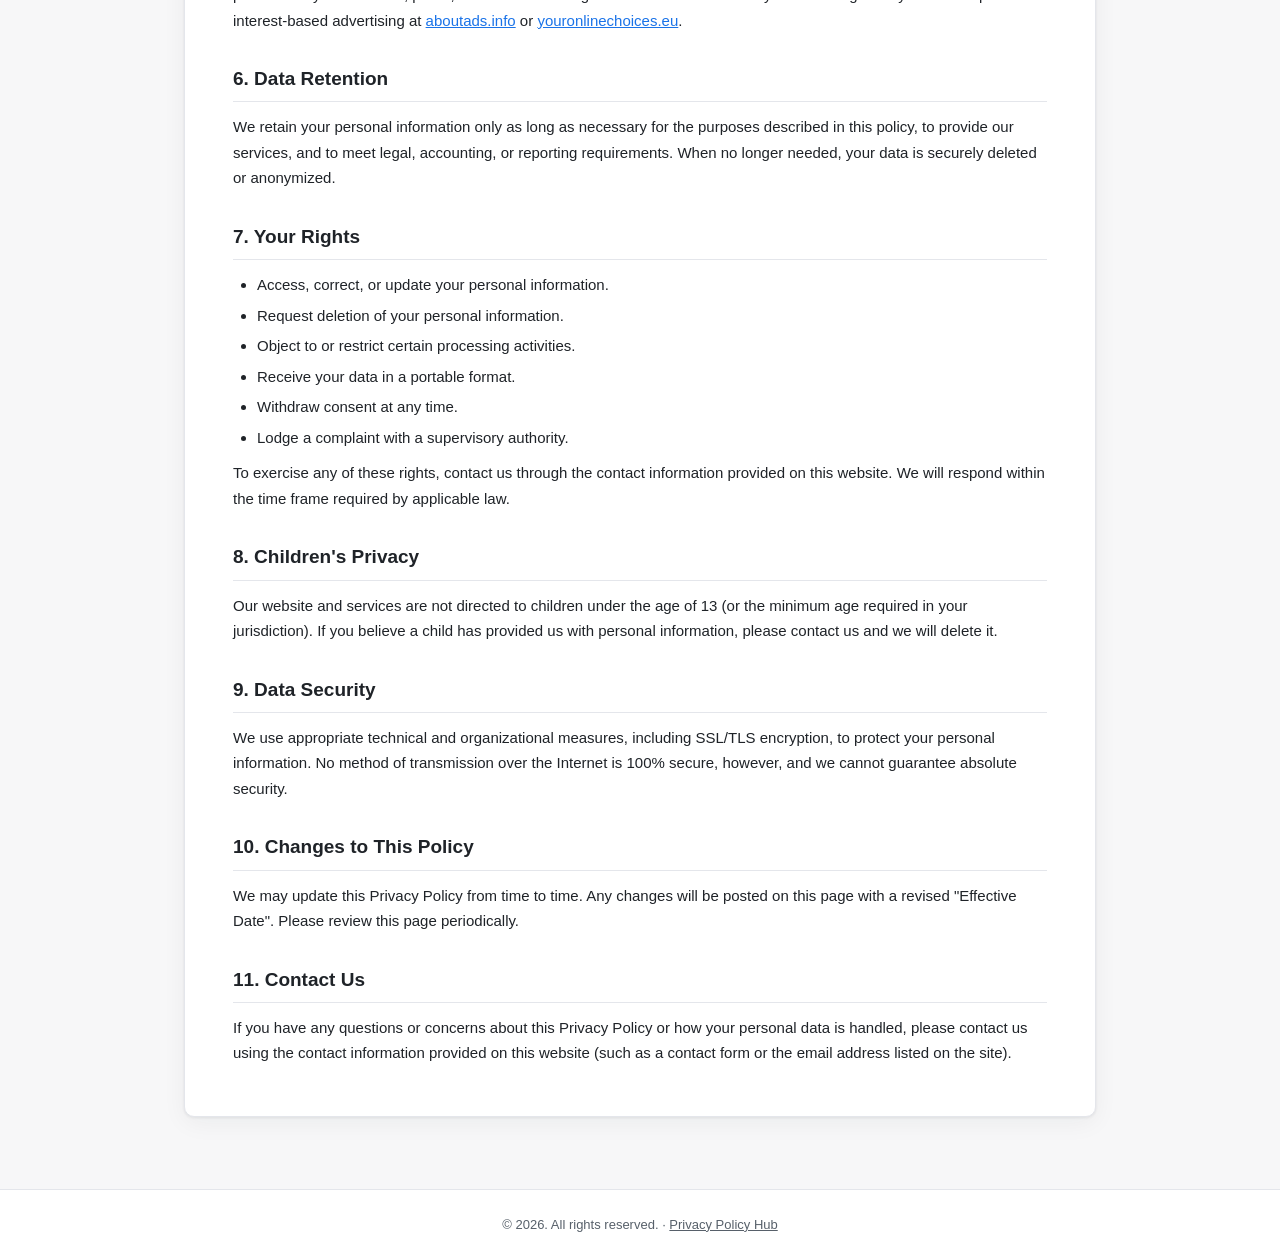
<file: home-appliances.html>
<!DOCTYPE html>
<html lang="en">
<head>
  <meta charset="UTF-8">
  <meta name="viewport" content="width=device-width, initial-scale=1.0">
  <meta name="robots" content="noindex">
  <title>Privacy Policy - Home Appliances</title>
  <link rel="stylesheet" href="css/style.css">
</head>
<body>
  <header class="site-header">
    <div class="header-inner">
      <a class="brand" href="index.html">
        <span class="brand-logo">P</span>
        <span>
          <span class="brand-name">Privacy Policy</span><br>
          <span class="brand-sub">Home Appliances</span>
        </span>
      </a>
      <a class="back-link" href="index.html">← All Categories</a>
    </div>
  </header>

  <main class="container">
    <article class="privacy-page">
      <h1>Privacy Policy</h1>
      <p class="meta">
        Home Appliances<br>
        Effective Date: September 1, 2026
      </p>

      <p>
        This website respects your privacy. This Privacy Policy explains how we collect, use,
        and protect your personal information when you purchase small kitchen appliances,
        electronic devices, and household appliances from our website, or when you interact
        with our advertising campaigns on Facebook and other platforms.
      </p>

      <h2>1. Information We Collect</h2>
      <ul>
        <li><strong>Order &amp; Account Information:</strong> name, email address, phone number, shipping and billing address, and payment details needed to fulfill your orders.</li>
        <li><strong>Product &amp; Warranty Information:</strong> appliance model, serial number (when provided), purchase date, and warranty registration details.</li>
        <li><strong>Device &amp; Usage Data:</strong> if you use any smart-connected features, we may collect device identifiers and usage statistics to provide those features.</li>
        <li><strong>Payment Information:</strong> processed securely by our payment partners; we do not store full card numbers on our servers.</li>
        <li><strong>Automatically Collected Data:</strong> IP address, browser type, device information, pages visited, referring URLs, and cookie identifiers.</li>
        <li><strong>Marketing Data:</strong> interactions with our emails and advertisements, such as clicks, opens, and conversions.</li>
      </ul>

      <h2>2. How We Use Your Information</h2>
      <ul>
        <li>To process and deliver your orders, including order confirmation and shipping updates.</li>
        <li>To register warranties, provide after-sales support, and handle repairs or replacements.</li>
        <li>To improve our products and personalize your shopping experience.</li>
        <li>To send promotional offers and product updates, where you have consented or where permitted by law.</li>
        <li>To prevent fraud, ensure security, and comply with legal obligations.</li>
      </ul>

      <h2>3. Sharing &amp; Disclosure</h2>
      <p>We do not sell your personal information. We may share data with:</p>
      <ul>
        <li><strong>Service Providers:</strong> payment processors, shipping carriers, fulfillment and installation partners, and IT providers.</li>
        <li><strong>Advertising Partners:</strong> platforms such as Meta (Facebook/Instagram) that help us deliver and measure ads.</li>
        <li><strong>Legal Authorities:</strong> when required by law, regulation, or legal process.</li>
        <li><strong>Business Transfers:</strong> in connection with a merger, sale, or acquisition.</li>
      </ul>

      <h2>4. Cookies &amp; Tracking Technologies</h2>
      <p>
        We use cookies and similar technologies to operate our store, remember your
        preferences, analyze traffic, and deliver personalized advertising. You can control
        cookies through your browser settings or our cookie consent banner.
      </p>

      <div class="highlight">
        <strong>Facebook / Meta Pixel:</strong> This website uses the Meta Pixel to measure the
        effectiveness of our Facebook advertising campaigns and to show you relevant ads. The
        Pixel may collect information such as the actions you take on our site, device and
        browser information, and your IP address. You can opt out of Meta ads personalization in
        your Facebook Ad Settings: <a href="https://www.facebook.com/settings?tab=ads" target="_blank" rel="noopener">facebook.com/settings?tab=ads</a>.
      </div>

      <h2>5. Advertising &amp; Remarketing</h2>
      <p>
        We use online advertising and remarketing to show you relevant appliance offers after
        you visit our site. Our advertising partners may use cookies, pixels, or similar
        technologies to serve ads based on your browsing history. You can opt out of
        interest-based advertising at
        <a href="https://www.aboutads.info/choices/" target="_blank" rel="noopener">aboutads.info</a> or
        <a href="https://www.youronlinechoices.eu/" target="_blank" rel="noopener">youronlinechoices.eu</a>.
      </p>

      <h2>6. Data Retention</h2>
      <p>
        We retain your personal information only as long as necessary for the purposes
        described in this policy, to provide our services, and to meet legal, accounting,
        or reporting requirements. When no longer needed, your data is securely deleted
        or anonymized.
      </p>

      <h2>7. Your Rights</h2>
      <ul>
        <li>Access, correct, or update your personal information.</li>
        <li>Request deletion of your personal information.</li>
        <li>Object to or restrict certain processing activities.</li>
        <li>Receive your data in a portable format.</li>
        <li>Withdraw consent at any time.</li>
        <li>Lodge a complaint with a supervisory authority.</li>
      </ul>
      <p>
        To exercise any of these rights, contact us through the contact information provided
        on this website. We will respond within the time frame required by applicable law.
      </p>

      <h2>8. Children's Privacy</h2>
      <p>
        Our website and services are not directed to children under the age of 13 (or the
        minimum age required in your jurisdiction). If you believe a child has provided us
        with personal information, please contact us and we will delete it.
      </p>

      <h2>9. Data Security</h2>
      <p>
        We use appropriate technical and organizational measures, including SSL/TLS encryption,
        to protect your personal information. No method of transmission over the Internet is
        100% secure, however, and we cannot guarantee absolute security.
      </p>

      <h2>10. Changes to This Policy</h2>
      <p>
        We may update this Privacy Policy from time to time. Any changes will be posted on this
        page with a revised "Effective Date". Please review this page periodically.
      </p>

      <h2>11. Contact Us</h2>
      <p>
        If you have any questions or concerns about this Privacy Policy or how your personal
        data is handled, please contact us using the contact information provided on this
        website (such as a contact form or the email address listed on the site).
      </p>
    </article>
  </main>

  <footer class="site-footer">
    <p>© 2026. All rights reserved. · <a href="index.html">Privacy Policy Hub</a></p>
  </footer>
</body>
</html>
</file>
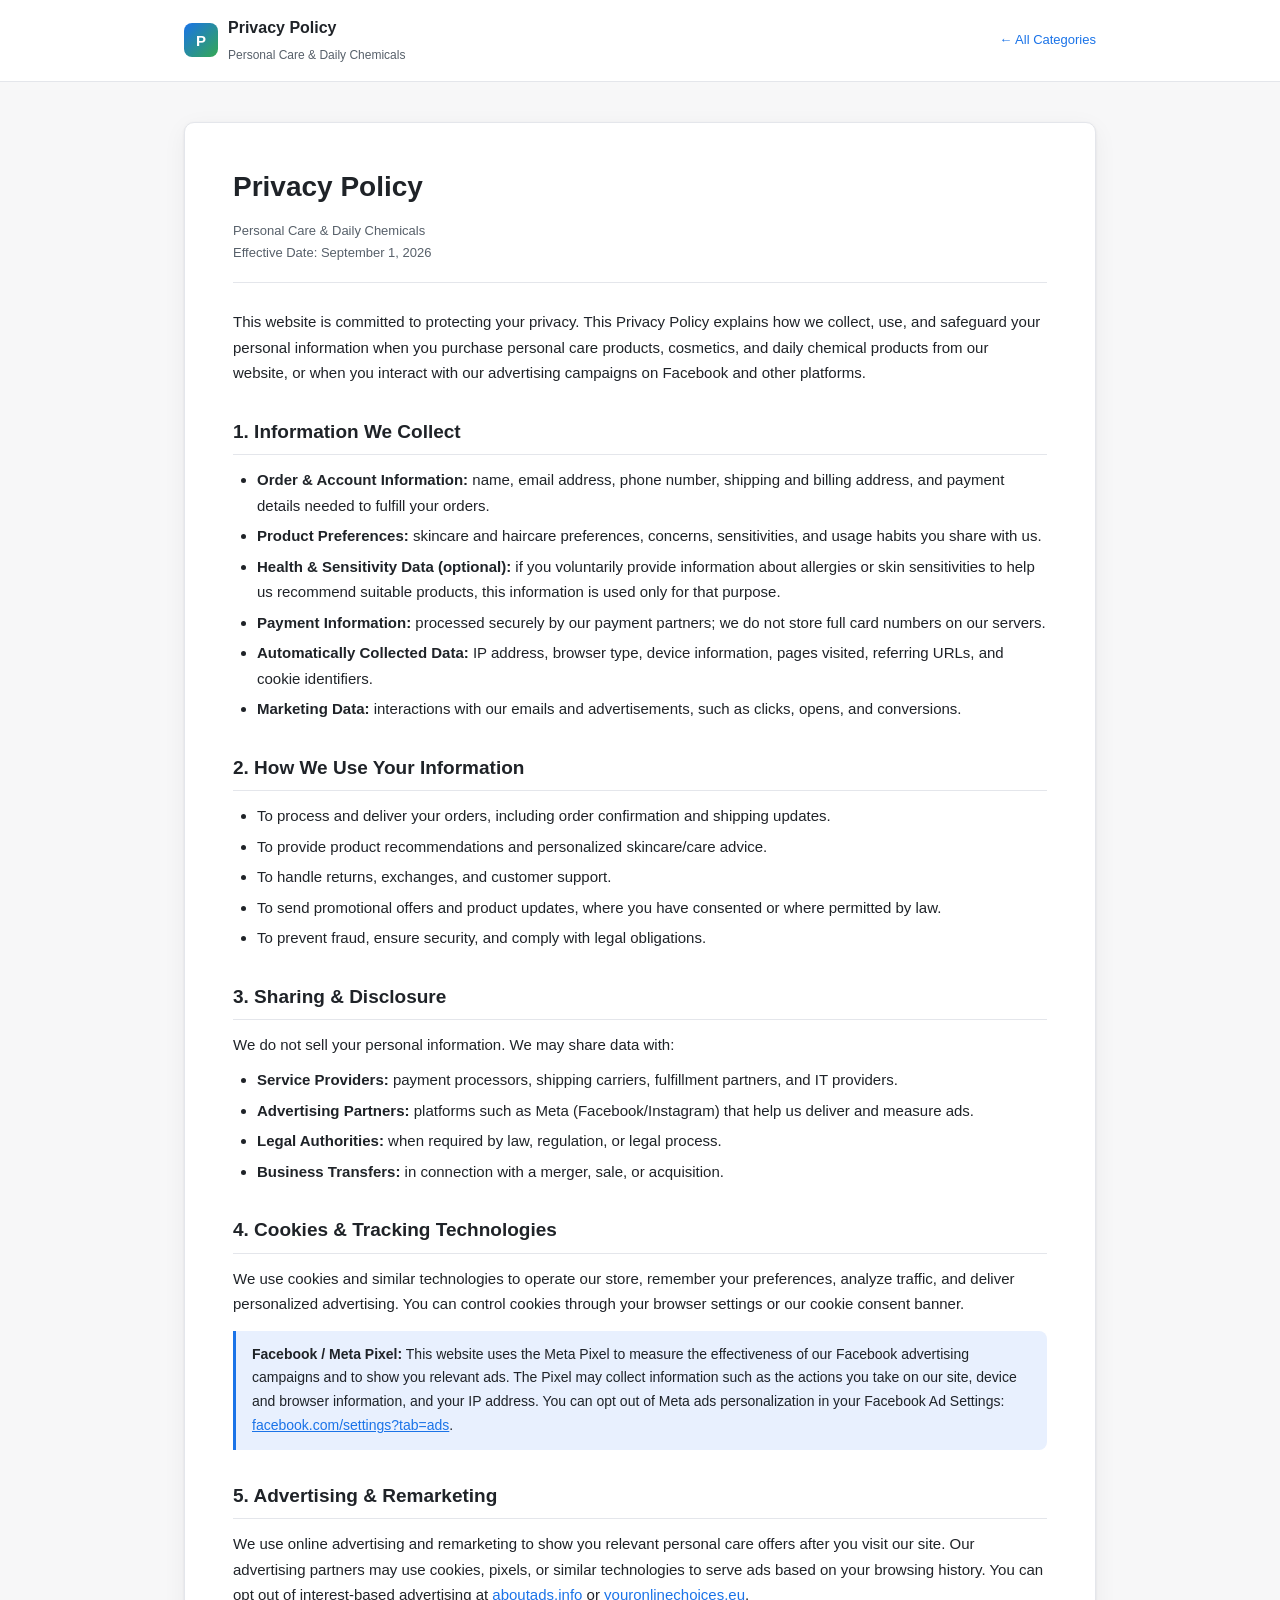
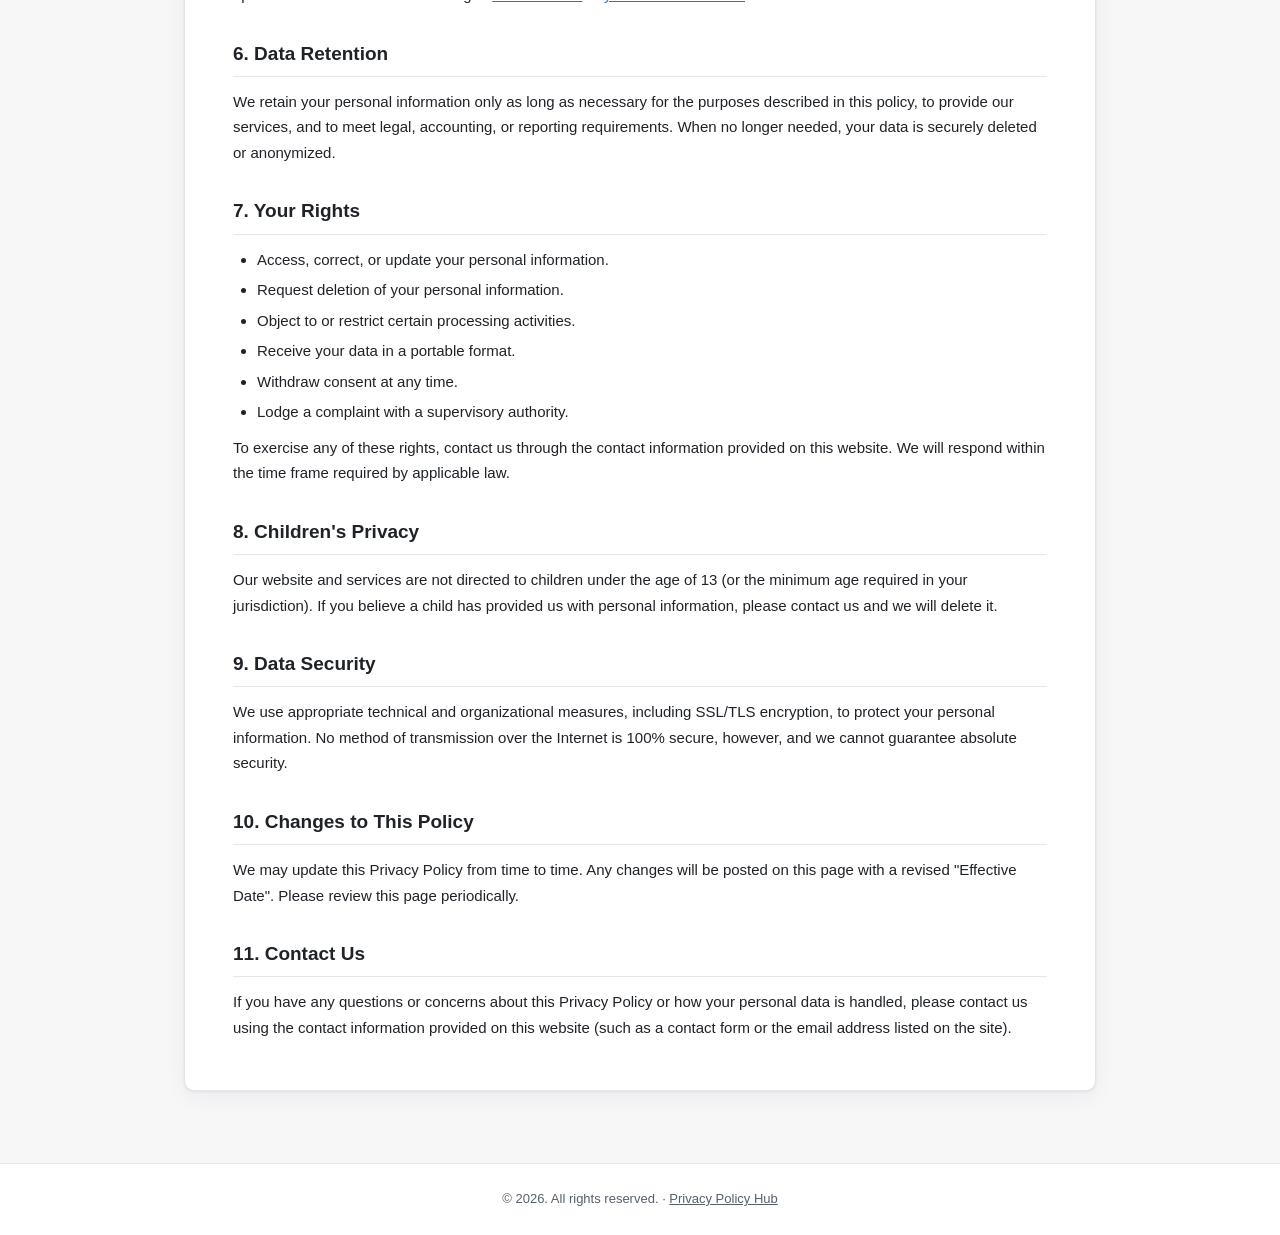
<file: personal-care.html>
<!DOCTYPE html>
<html lang="en">
<head>
  <meta charset="UTF-8">
  <meta name="viewport" content="width=device-width, initial-scale=1.0">
  <meta name="robots" content="noindex">
  <title>Privacy Policy - Personal Care &amp; Daily Chemicals</title>
  <link rel="stylesheet" href="css/style.css">
</head>
<body>
  <header class="site-header">
    <div class="header-inner">
      <a class="brand" href="index.html">
        <span class="brand-logo">P</span>
        <span>
          <span class="brand-name">Privacy Policy</span><br>
          <span class="brand-sub">Personal Care &amp; Daily Chemicals</span>
        </span>
      </a>
      <a class="back-link" href="index.html">← All Categories</a>
    </div>
  </header>

  <main class="container">
    <article class="privacy-page">
      <h1>Privacy Policy</h1>
      <p class="meta">
        Personal Care &amp; Daily Chemicals<br>
        Effective Date: September 1, 2026
      </p>

      <p>
        This website is committed to protecting your privacy. This Privacy Policy explains how we
        collect, use, and safeguard your personal information when you purchase personal care
        products, cosmetics, and daily chemical products from our website, or when you interact
        with our advertising campaigns on Facebook and other platforms.
      </p>

      <h2>1. Information We Collect</h2>
      <ul>
        <li><strong>Order &amp; Account Information:</strong> name, email address, phone number, shipping and billing address, and payment details needed to fulfill your orders.</li>
        <li><strong>Product Preferences:</strong> skincare and haircare preferences, concerns, sensitivities, and usage habits you share with us.</li>
        <li><strong>Health &amp; Sensitivity Data (optional):</strong> if you voluntarily provide information about allergies or skin sensitivities to help us recommend suitable products, this information is used only for that purpose.</li>
        <li><strong>Payment Information:</strong> processed securely by our payment partners; we do not store full card numbers on our servers.</li>
        <li><strong>Automatically Collected Data:</strong> IP address, browser type, device information, pages visited, referring URLs, and cookie identifiers.</li>
        <li><strong>Marketing Data:</strong> interactions with our emails and advertisements, such as clicks, opens, and conversions.</li>
      </ul>

      <h2>2. How We Use Your Information</h2>
      <ul>
        <li>To process and deliver your orders, including order confirmation and shipping updates.</li>
        <li>To provide product recommendations and personalized skincare/care advice.</li>
        <li>To handle returns, exchanges, and customer support.</li>
        <li>To send promotional offers and product updates, where you have consented or where permitted by law.</li>
        <li>To prevent fraud, ensure security, and comply with legal obligations.</li>
      </ul>

      <h2>3. Sharing &amp; Disclosure</h2>
      <p>We do not sell your personal information. We may share data with:</p>
      <ul>
        <li><strong>Service Providers:</strong> payment processors, shipping carriers, fulfillment partners, and IT providers.</li>
        <li><strong>Advertising Partners:</strong> platforms such as Meta (Facebook/Instagram) that help us deliver and measure ads.</li>
        <li><strong>Legal Authorities:</strong> when required by law, regulation, or legal process.</li>
        <li><strong>Business Transfers:</strong> in connection with a merger, sale, or acquisition.</li>
      </ul>

      <h2>4. Cookies &amp; Tracking Technologies</h2>
      <p>
        We use cookies and similar technologies to operate our store, remember your
        preferences, analyze traffic, and deliver personalized advertising. You can control
        cookies through your browser settings or our cookie consent banner.
      </p>

      <div class="highlight">
        <strong>Facebook / Meta Pixel:</strong> This website uses the Meta Pixel to measure the
        effectiveness of our Facebook advertising campaigns and to show you relevant ads. The
        Pixel may collect information such as the actions you take on our site, device and
        browser information, and your IP address. You can opt out of Meta ads personalization in
        your Facebook Ad Settings: <a href="https://www.facebook.com/settings?tab=ads" target="_blank" rel="noopener">facebook.com/settings?tab=ads</a>.
      </div>

      <h2>5. Advertising &amp; Remarketing</h2>
      <p>
        We use online advertising and remarketing to show you relevant personal care offers
        after you visit our site. Our advertising partners may use cookies, pixels, or similar
        technologies to serve ads based on your browsing history. You can opt out of
        interest-based advertising at
        <a href="https://www.aboutads.info/choices/" target="_blank" rel="noopener">aboutads.info</a> or
        <a href="https://www.youronlinechoices.eu/" target="_blank" rel="noopener">youronlinechoices.eu</a>.
      </p>

      <h2>6. Data Retention</h2>
      <p>
        We retain your personal information only as long as necessary for the purposes
        described in this policy, to provide our services, and to meet legal, accounting,
        or reporting requirements. When no longer needed, your data is securely deleted
        or anonymized.
      </p>

      <h2>7. Your Rights</h2>
      <ul>
        <li>Access, correct, or update your personal information.</li>
        <li>Request deletion of your personal information.</li>
        <li>Object to or restrict certain processing activities.</li>
        <li>Receive your data in a portable format.</li>
        <li>Withdraw consent at any time.</li>
        <li>Lodge a complaint with a supervisory authority.</li>
      </ul>
      <p>
        To exercise any of these rights, contact us through the contact information provided
        on this website. We will respond within the time frame required by applicable law.
      </p>

      <h2>8. Children's Privacy</h2>
      <p>
        Our website and services are not directed to children under the age of 13 (or the
        minimum age required in your jurisdiction). If you believe a child has provided us
        with personal information, please contact us and we will delete it.
      </p>

      <h2>9. Data Security</h2>
      <p>
        We use appropriate technical and organizational measures, including SSL/TLS encryption,
        to protect your personal information. No method of transmission over the Internet is
        100% secure, however, and we cannot guarantee absolute security.
      </p>

      <h2>10. Changes to This Policy</h2>
      <p>
        We may update this Privacy Policy from time to time. Any changes will be posted on this
        page with a revised "Effective Date". Please review this page periodically.
      </p>

      <h2>11. Contact Us</h2>
      <p>
        If you have any questions or concerns about this Privacy Policy or how your personal
        data is handled, please contact us using the contact information provided on this
        website (such as a contact form or the email address listed on the site).
      </p>
    </article>
  </main>

  <footer class="site-footer">
    <p>© 2026. All rights reserved. · <a href="index.html">Privacy Policy Hub</a></p>
  </footer>
</body>
</html>
</file>
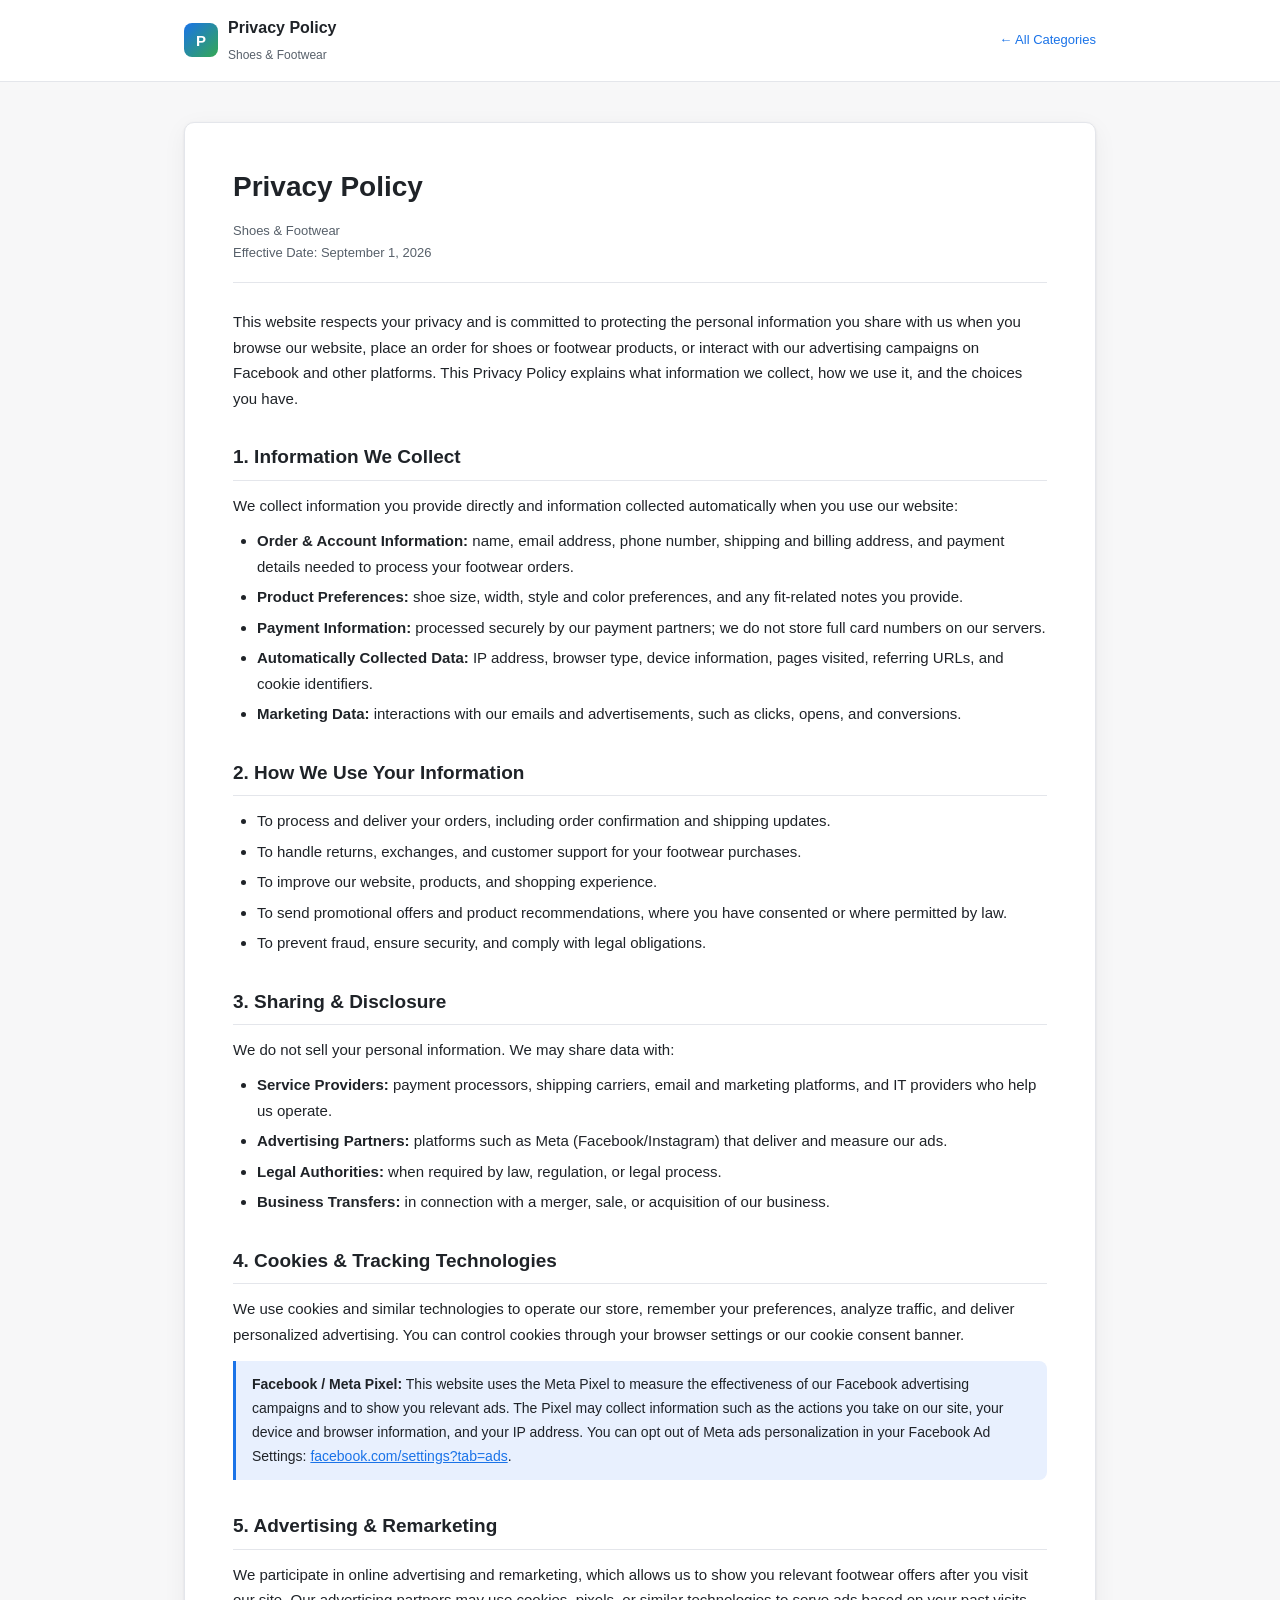
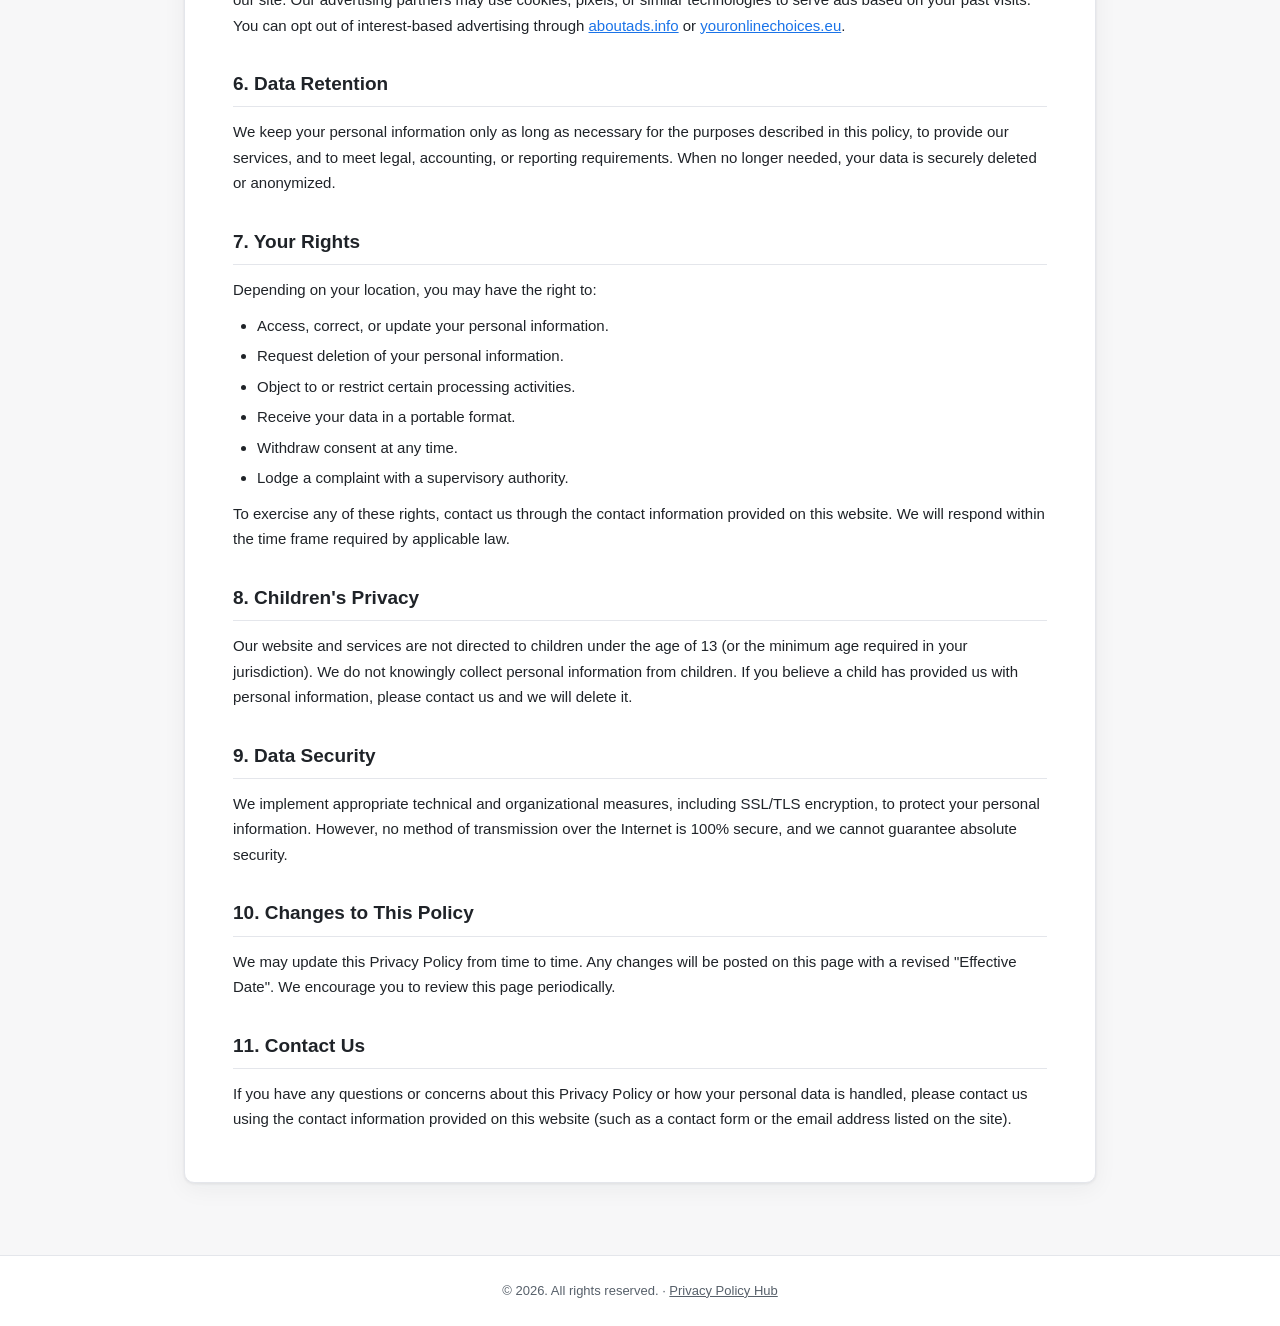
<file: shoes.html>
<!DOCTYPE html>
<html lang="en">
<head>
  <meta charset="UTF-8">
  <meta name="viewport" content="width=device-width, initial-scale=1.0">
  <meta name="robots" content="noindex">
  <title>Privacy Policy - Shoes &amp; Footwear</title>
  <link rel="stylesheet" href="css/style.css">
</head>
<body>
  <header class="site-header">
    <div class="header-inner">
      <a class="brand" href="index.html">
        <span class="brand-logo">P</span>
        <span>
          <span class="brand-name">Privacy Policy</span><br>
          <span class="brand-sub">Shoes &amp; Footwear</span>
        </span>
      </a>
      <a class="back-link" href="index.html">← All Categories</a>
    </div>
  </header>

  <main class="container">
    <article class="privacy-page">
      <h1>Privacy Policy</h1>
      <p class="meta">
        Shoes &amp; Footwear<br>
        Effective Date: September 1, 2026
      </p>

      <p>
        This website respects your privacy and is committed to protecting the personal
        information you share with us when you browse our website, place an order for shoes
        or footwear products, or interact with our advertising campaigns on Facebook and
        other platforms. This Privacy Policy explains what information we collect, how we
        use it, and the choices you have.
      </p>

      <h2>1. Information We Collect</h2>
      <p>We collect information you provide directly and information collected automatically when you use our website:</p>
      <ul>
        <li><strong>Order &amp; Account Information:</strong> name, email address, phone number, shipping and billing address, and payment details needed to process your footwear orders.</li>
        <li><strong>Product Preferences:</strong> shoe size, width, style and color preferences, and any fit-related notes you provide.</li>
        <li><strong>Payment Information:</strong> processed securely by our payment partners; we do not store full card numbers on our servers.</li>
        <li><strong>Automatically Collected Data:</strong> IP address, browser type, device information, pages visited, referring URLs, and cookie identifiers.</li>
        <li><strong>Marketing Data:</strong> interactions with our emails and advertisements, such as clicks, opens, and conversions.</li>
      </ul>

      <h2>2. How We Use Your Information</h2>
      <ul>
        <li>To process and deliver your orders, including order confirmation and shipping updates.</li>
        <li>To handle returns, exchanges, and customer support for your footwear purchases.</li>
        <li>To improve our website, products, and shopping experience.</li>
        <li>To send promotional offers and product recommendations, where you have consented or where permitted by law.</li>
        <li>To prevent fraud, ensure security, and comply with legal obligations.</li>
      </ul>

      <h2>3. Sharing &amp; Disclosure</h2>
      <p>We do not sell your personal information. We may share data with:</p>
      <ul>
        <li><strong>Service Providers:</strong> payment processors, shipping carriers, email and marketing platforms, and IT providers who help us operate.</li>
        <li><strong>Advertising Partners:</strong> platforms such as Meta (Facebook/Instagram) that deliver and measure our ads.</li>
        <li><strong>Legal Authorities:</strong> when required by law, regulation, or legal process.</li>
        <li><strong>Business Transfers:</strong> in connection with a merger, sale, or acquisition of our business.</li>
      </ul>

      <h2>4. Cookies &amp; Tracking Technologies</h2>
      <p>
        We use cookies and similar technologies to operate our store, remember your preferences,
        analyze traffic, and deliver personalized advertising. You can control cookies through
        your browser settings or our cookie consent banner.
      </p>

      <div class="highlight">
        <strong>Facebook / Meta Pixel:</strong> This website uses the Meta Pixel to measure the
        effectiveness of our Facebook advertising campaigns and to show you relevant ads. The
        Pixel may collect information such as the actions you take on our site, your device and
        browser information, and your IP address. You can opt out of Meta ads personalization in
        your Facebook Ad Settings: <a href="https://www.facebook.com/settings?tab=ads" target="_blank" rel="noopener">facebook.com/settings?tab=ads</a>.
      </div>

      <h2>5. Advertising &amp; Remarketing</h2>
      <p>
        We participate in online advertising and remarketing, which allows us to show you
        relevant footwear offers after you visit our site. Our advertising partners may use
        cookies, pixels, or similar technologies to serve ads based on your past visits.
        You can opt out of interest-based advertising through
        <a href="https://www.aboutads.info/choices/" target="_blank" rel="noopener">aboutads.info</a> or
        <a href="https://www.youronlinechoices.eu/" target="_blank" rel="noopener">youronlinechoices.eu</a>.
      </p>

      <h2>6. Data Retention</h2>
      <p>
        We keep your personal information only as long as necessary for the purposes described
        in this policy, to provide our services, and to meet legal, accounting, or reporting
        requirements. When no longer needed, your data is securely deleted or anonymized.
      </p>

      <h2>7. Your Rights</h2>
      <p>Depending on your location, you may have the right to:</p>
      <ul>
        <li>Access, correct, or update your personal information.</li>
        <li>Request deletion of your personal information.</li>
        <li>Object to or restrict certain processing activities.</li>
        <li>Receive your data in a portable format.</li>
        <li>Withdraw consent at any time.</li>
        <li>Lodge a complaint with a supervisory authority.</li>
      </ul>
      <p>
        To exercise any of these rights, contact us through the contact information provided
        on this website. We will respond within the time frame required by applicable law.
      </p>

      <h2>8. Children's Privacy</h2>
      <p>
        Our website and services are not directed to children under the age of 13 (or the
        minimum age required in your jurisdiction). We do not knowingly collect personal
        information from children. If you believe a child has provided us with personal
        information, please contact us and we will delete it.
      </p>

      <h2>9. Data Security</h2>
      <p>
        We implement appropriate technical and organizational measures, including SSL/TLS
        encryption, to protect your personal information. However, no method of transmission
        over the Internet is 100% secure, and we cannot guarantee absolute security.
      </p>

      <h2>10. Changes to This Policy</h2>
      <p>
        We may update this Privacy Policy from time to time. Any changes will be posted on this
        page with a revised "Effective Date". We encourage you to review this page periodically.
      </p>

      <h2>11. Contact Us</h2>
      <p>
        If you have any questions or concerns about this Privacy Policy or how your personal
        data is handled, please contact us using the contact information provided on this
        website (such as a contact form or the email address listed on the site).
      </p>
    </article>
  </main>

  <footer class="site-footer">
    <p>© 2026. All rights reserved. · <a href="index.html">Privacy Policy Hub</a></p>
  </footer>
</body>
</html>
</file>
<file: css/style.css>
/* =========================================================
   Privacy Policy Hub - Shared Stylesheet
   Used by index.html and all category privacy pages.
   ========================================================= */

:root {
  --color-bg: #f7f7f8;
  --color-surface: #ffffff;
  --color-text: #1f2328;
  --color-text-soft: #57606a;
  --color-primary: #1a73e8;
  --color-primary-dark: #1257b3;
  --color-border: #e4e6eb;
  --color-accent: #e8f0fe;
  --radius: 10px;
  --shadow: 0 1px 3px rgba(27, 31, 35, 0.08), 0 6px 24px rgba(27, 31, 35, 0.05);
}

* {
  margin: 0;
  padding: 0;
  box-sizing: border-box;
}

html {
  scroll-behavior: smooth;
}

body {
  font-family: -apple-system, BlinkMacSystemFont, "Segoe UI", "PingFang SC",
    "Microsoft YaHei", Roboto, Helvetica, Arial, sans-serif;
  background: var(--color-bg);
  color: var(--color-text);
  line-height: 1.7;
  font-size: 15px;
}

/* ---------- Header ---------- */
.site-header {
  background: var(--color-surface);
  border-bottom: 1px solid var(--color-border);
  position: sticky;
  top: 0;
  z-index: 100;
}

.header-inner {
  max-width: 960px;
  margin: 0 auto;
  padding: 14px 24px;
  display: flex;
  align-items: center;
  justify-content: space-between;
  gap: 16px;
}

.brand {
  display: flex;
  align-items: center;
  gap: 10px;
  text-decoration: none;
  color: var(--color-text);
}

.brand-logo {
  width: 34px;
  height: 34px;
  border-radius: 8px;
  background: linear-gradient(135deg, var(--color-primary), #34a853);
  display: flex;
  align-items: center;
  justify-content: center;
  color: #fff;
  font-weight: 700;
  font-size: 15px;
}

.brand-name {
  font-weight: 600;
  font-size: 16px;
}

.brand-sub {
  font-size: 12px;
  color: var(--color-text-soft);
}

.back-link {
  font-size: 13px;
  color: var(--color-primary);
  text-decoration: none;
  white-space: nowrap;
}

.back-link:hover {
  text-decoration: underline;
}

/* ---------- Layout ---------- */
.container {
  max-width: 960px;
  margin: 0 auto;
  padding: 40px 24px 72px;
}

/* ---------- Hero (index) ---------- */
.hero {
  text-align: center;
  padding: 48px 0 32px;
}

.hero h1 {
  font-size: 34px;
  line-height: 1.3;
  margin-bottom: 12px;
}

.hero p {
  font-size: 16px;
  color: var(--color-text-soft);
  max-width: 640px;
  margin: 0 auto;
}

.hero-badge {
  display: inline-block;
  background: var(--color-accent);
  color: var(--color-primary-dark);
  font-size: 13px;
  font-weight: 600;
  padding: 6px 14px;
  border-radius: 999px;
  margin-bottom: 20px;
}

/* ---------- Category Grid (index) ---------- */
.cat-grid {
  display: grid;
  grid-template-columns: repeat(auto-fill, minmax(260px, 1fr));
  gap: 20px;
  margin-top: 36px;
}

.cat-card {
  background: var(--color-surface);
  border: 1px solid var(--color-border);
  border-radius: var(--radius);
  padding: 24px;
  text-decoration: none;
  color: var(--color-text);
  box-shadow: var(--shadow);
  transition: transform 0.15s ease, box-shadow 0.15s ease;
  display: block;
}

.cat-card:hover {
  transform: translateY(-3px);
  box-shadow: 0 4px 12px rgba(27, 31, 35, 0.1), 0 12px 32px rgba(27, 31, 35, 0.08);
  border-color: var(--color-primary);
}

.cat-icon {
  width: 46px;
  height: 46px;
  border-radius: 10px;
  display: flex;
  align-items: center;
  justify-content: center;
  font-size: 22px;
  background: var(--color-accent);
  margin-bottom: 14px;
}

.cat-card h2 {
  font-size: 18px;
  margin-bottom: 6px;
}

.cat-card p {
  font-size: 13px;
  color: var(--color-text-soft);
}

.cat-card .filename {
  display: inline-block;
  margin-top: 12px;
  font-family: "SFMono-Regular", Consolas, "Liberation Mono", Menlo, monospace;
  font-size: 12px;
  color: var(--color-primary);
  background: var(--color-accent);
  padding: 3px 8px;
  border-radius: 6px;
}

/* ---------- Usage Note (index) ---------- */
.usage-note {
  background: #fff8e6;
  border: 1px solid #f0d47c;
  border-radius: var(--radius);
  padding: 20px 24px;
  margin-top: 40px;
  font-size: 14px;
}

.usage-note h3 {
  margin-bottom: 8px;
  font-size: 15px;
}

.usage-note code {
  background: #f7eec6;
  padding: 2px 6px;
  border-radius: 4px;
  font-family: "SFMono-Regular", Consolas, monospace;
  font-size: 12.5px;
}

.usage-note ul {
  padding-left: 20px;
  margin-top: 6px;
}

.usage-note li {
  margin: 4px 0;
}

/* ---------- Privacy Page ---------- */
.privacy-page {
  background: var(--color-surface);
  border: 1px solid var(--color-border);
  border-radius: var(--radius);
  box-shadow: var(--shadow);
  padding: 40px 48px;
}

.privacy-page h1 {
  font-size: 28px;
  margin-bottom: 6px;
}

.privacy-page .meta {
  color: var(--color-text-soft);
  font-size: 13px;
  border-bottom: 1px solid var(--color-border);
  padding-bottom: 18px;
  margin-bottom: 26px;
}

.privacy-page h2 {
  font-size: 19px;
  margin: 30px 0 12px;
  padding-bottom: 6px;
  border-bottom: 1px solid var(--color-border);
}

.privacy-page h3 {
  font-size: 16px;
  margin: 20px 0 8px;
}

.privacy-page p {
  margin: 10px 0;
}

.privacy-page ul,
.privacy-page ol {
  padding-left: 24px;
  margin: 10px 0;
}

.privacy-page li {
  margin: 5px 0;
}

.privacy-page a {
  color: var(--color-primary);
}

.privacy-page strong {
  font-weight: 600;
}

.highlight {
  background: var(--color-accent);
  border-left: 3px solid var(--color-primary);
  padding: 12px 16px;
  border-radius: 0 8px 8px 0;
  margin: 14px 0;
  font-size: 14px;
}

/* ---------- Footer ---------- */
.site-footer {
  border-top: 1px solid var(--color-border);
  background: var(--color-surface);
  padding: 24px;
  text-align: center;
  font-size: 13px;
  color: var(--color-text-soft);
}

.site-footer a {
  color: var(--color-text-soft);
}

/* ---------- Responsive ---------- */
@media (max-width: 640px) {
  .container {
    padding: 24px 16px 48px;
  }

  .hero h1 {
    font-size: 26px;
  }

  .privacy-page {
    padding: 24px 20px;
  }

  .brand-sub {
    display: none;
  }
}
</file>
